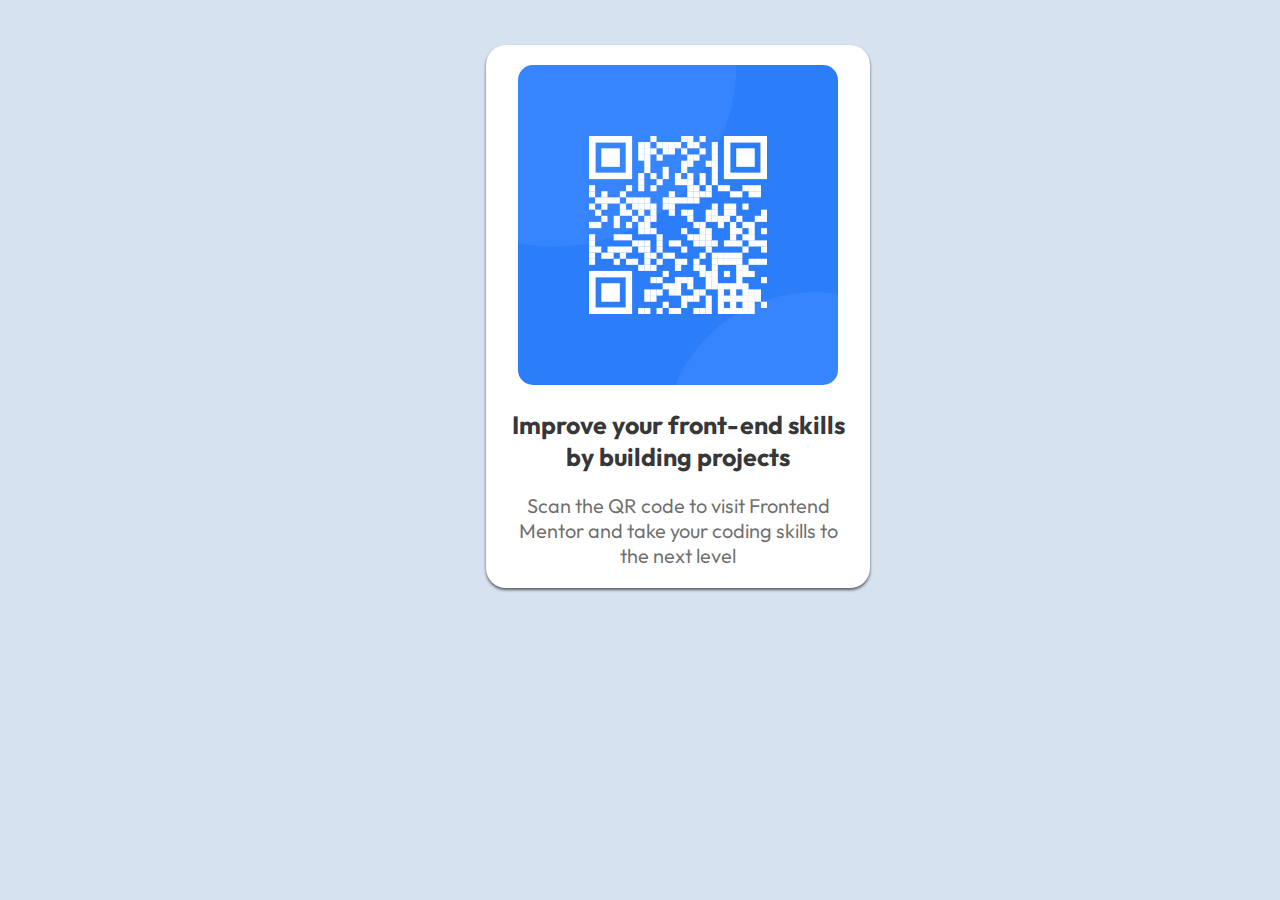
<file: desafio-QR/index.html>
<!DOCTYPE html>
<html lang="en">
<head>
    <meta charset="UTF-8">
    <meta http-equiv="X-UA-Compatible" content="IE=edge">
    <meta name="viewport" content="width=device-width, initial-scale=1.0">
    <link rel="shortcut icon" href="images/favicon-32x32.png" type="image/x-icon">
    <link rel="stylesheet" href="style.css">
    <title>QR-code</title>
</head>
<body>
        <main>
            <div>
                <img src="images/image-qr-code.png" alt="QR-code">
            </div>
            <h1>Improve your front-end skills by building projects</h1>
            <p>Scan the QR code to visit Frontend Mentor and take your coding skills to the next level</p>
        </main>
</body>
</html>
</file>
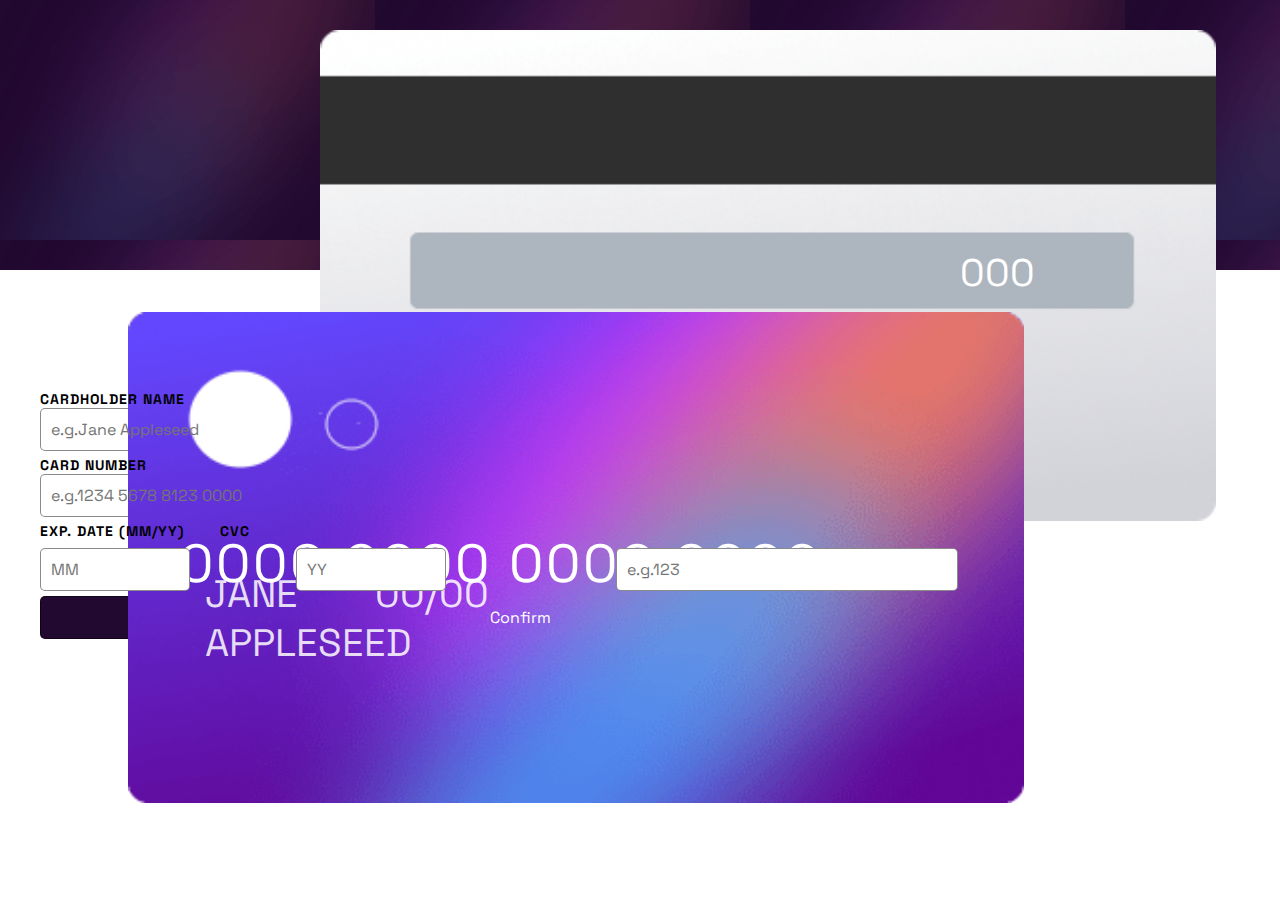
<file: formulario-cartoes/index.html>
<!DOCTYPE html>
<html lang="en">
<head>
    <meta charset="UTF-8">
    <meta http-equiv="X-UA-Compatible" content="IE=edge">
    <meta name="viewport" content="width=device-width, initial-scale=1.0">
    <title>Cartões</title>
    <link rel="shortcut icon" href="images/icon-complete.svg" type="image/x-icon">
    <link rel="stylesheet" href="style.css">
    <link rel="stylesheet" href="pc.css" media="screen and (min-width: 1300px)">
</head>
<body>
    <header>
        <img src="images/bg-card-back.png" alt="cartão" id="back">
        <span class="span_000">000</span>
        <img src="images/bg-card-front-foda.png" alt="cartão"id="front">
        <p id="num_cartao">0000 0000 0000 0000</p>
            <div class="span_cartao">
                    <span>JANE APPLESEED</span>
                    <span>00/00</span>
            </div>
    </header>
    <main>
        <form method="post" autocomplete="off">
            
                <label for="card_name">CARDHOLDER NAME</label>
                <input type="text" name="name-card" id="card_name" required placeholder="e.g.Jane Appleseed">
                <p class="erro"></p>
                <label for="card_number">CARD NUMBER</label>
                <input type="text" name="number-card" id="card_number" required placeholder="e.g.1234 5678 8123 0000" oninput="espaco_numeros()" maxlength="19">
                <p class="erro"></p>
                    <div class="label">
                        <label for="mes">EXP. DATE (MM/YY)</label>
                        <label for="cvc">CVC</label>
                    </div>
                    <br>
                  <div class="inp">
                          <input type="number" name="mes" id="mes" required placeholder="MM" max="2">
                          <input type="number" name="ano" id="ano" required placeholder="YY">
                          <input type="number" name="cvc" id="cvc" required placeholder="e.g.123">
                  </div>
                  <div class="erro">
                      <p></p>
                      <p></p>
                  </div>
                  <input type="button" value="Confirm" id="confirmar" onclick="clicar()">
        </form>
    </main>

    <script>
        const main = document.getElementsByTagName('main')[0]
        const span_cvcCard = document.getElementsByTagName('span')[0]
        const numCard = document.getElementById('num_cartao')
        const span_name = document.getElementsByTagName('span')[1]
        const span_date = document.getElementsByTagName('span')[2]
        const p_erro = document.getElementsByTagName('p')
        //os p de erro vão de 1 a 4
        

        let name_cartao = document.getElementById('card_name')
        let num_cartao = document.getElementById('card_number')
        let mes_cartao = document.getElementById('mes')
        let ano_cartao = document.getElementById('ano')
        let cvc_cartao = document.getElementById('cvc')

        function clicar(){
            const name = name_cartao.value
            const num = num_cartao.value
            const mes = mes_cartao.value
            const ano = ano_cartao.value
            const cvc = cvc_cartao.value
            p_erro[1].innerText = ''
            p_erro[2].innerText = ''
            p_erro[3].innerText = ''
            p_erro[4].innerText = ''
            name_cartao.style.border = '1px solid black'
            num_cartao.style.border = '1px solid black'
            cvc_cartao.style.border = '1px solid black'
            mes_cartao.style.border = '1px solid black'
            ano_cartao.style.border = '1px solid black'

            if (name == 0 || num == 0 || mes == 0 || ano == 0 || cvc == 0 || name.length > 25 || num.length < 16 || mes > 12 || cvc.length > 3 || cvc.length < 3){
                
                switch(true){ //erro do nome
                    case name == 0:
                        p_erro[1].innerText = 'this area is required'
                        name_cartao.style.border = '2px solid red'
                        break
                    case name.length > 25:
                        p_erro[1].innerText = 'please shorten the name'
                        name_cartao.style.border = '2px solid red'
                        default:
                }

                switch(true){ //erro numero do cartao
                    case num == 0:
                        p_erro[2].innerText = 'Wrong format, numbers only'
                        num_cartao.style.border = '2px solid red'
                        break
                    case num.length < 16:
                       p_erro[2].innerText = 'Wrong'
                       num_cartao.style.border = '2px solid red'
                       break
                    default:
                }
                switch(true){ //mes
                    case mes == 0:
                        p_erro[3].innerText = "Cant't be blank"
                        mes_cartao.style.border = '2px solid red'
                        break
                    case mes > 12: 
                        p_erro[3].innerText = 'Please put a valid mounth'
                        mes_cartao.style.border = '2px solid red'
                        break
                    default:
                }
                switch(true){ //ano
                    case ano == 0:
                         p_erro[3].innerText = "Cant't be blank"
                         ano_cartao.style.border = '2px solid red'
                        break
                    default:
                }
                switch(true){ //cvc
                    case cvc == 0: 
                        p_erro[4].innerText = "Cant't be blank"
                        cvc_cartao.style.border = '2px solid red'
                     break
                     case cvc.length > 3: 
                        p_erro[4].innerText = "Invalid"
                        cvc_cartao.style.border = '2px solid red'
                        break
                    case cvc.length < 3: 
                         p_erro[4].innerText = "Invalid"
                        cvc_cartao.style.border = '2px solid red'
                }
            } else{
                span_cvcCard.innerText = cvc
                numCard.innerText = num
                span_name.innerText = name
                span_date.innerText = `${mes}/${ano}`

            main.innerHTML = '<img src="images/icon-complete.svg" class="img_complete"><h1 class="main_script">Thank You! <p class="main_script" style="padding-bottom:40px">We have added your card detail<p> <input type="button" value="Continue" id="confirmar" style="margin: auto;">'
            }
        }
        function espaco_numeros(){
            const numero_valor = num_cartao.value.replace(/(\s)/g, '')
            numero_formatado = numero_valor.replace(/(\d{4})(?=\d)/g, '$1 ')
            num_cartao.value = numero_formatado
        }
    </script>
</body>
</html>
</file>
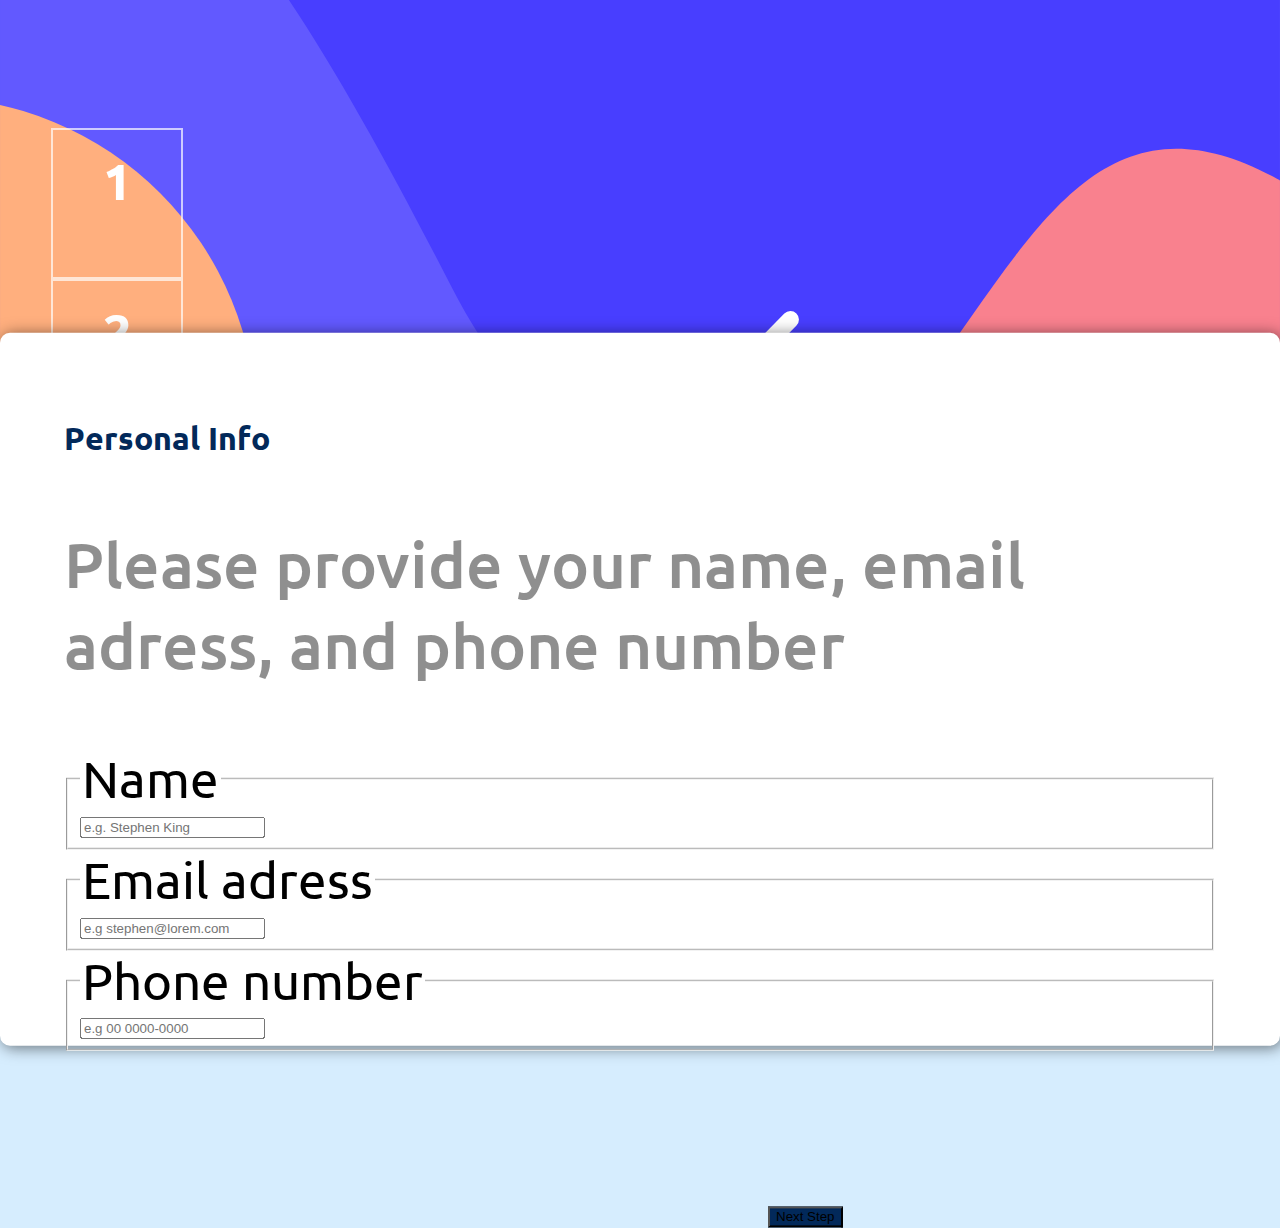
<file: formulario-multiPassos/index.html>
<!DOCTYPE html>
<html lang="en">
<head>
    <meta charset="UTF-8">
    <meta name="viewport" content="width=device-width, initial-scale=1.0">
    <!-- bootstrap -->
    <link href="https://cdn.jsdelivr.net/npm/bootstrap@5.0.2/dist/css/bootstrap.min.css" rel="stylesheet" integrity="sha384-EVSTQN3/azprG1Anm3QDgpJLIm9Nao0Yz1ztcQTwFspd3yD65VohhpuuCOmLASjC" crossorigin="anonymous">
    <!--         -->
    <link rel="stylesheet" href="style.css">
    <link rel="stylesheet" href="PC-style.css" media="screen and (min-width: 1300px)">
    <style>
        
    </style>

    <title>Form mais foda do brasil</title>

</head>
<body>
    <main class="container">
        <div class="container interactive-circle">
            <div class="container d-flex justify-content-center circles">
                <div class="fixing-flex">
                    <div class="rounded-circle">1</div>
                    <p>aa</p>
                </div>
                
                <div class="fixing-flex">
                    <div class="rounded-circle">2</div>
                    <p>a</p>
                </div>
                <div class="fixing-flex">
                    <div class="rounded-circle">3</div>
                    <p>a</p>
                </div>
                <div class="fixing-flex">
                    <div class="rounded-circle">4</div>
                    <p>a</p>
                </div>
            </div>
        </div>
        <div class="container form-container">
            <h1 id="h1_info">Personal Info</h1>
            <p id="p_info">Please provide your name, email adress, and phone number</p>

            <form>
                <div class="form-group">
                    <fieldset>
                        <legend><label for="name">Name</label></legend>
                        <input type="text" name="name" id="name" placeholder="e.g. Stephen King" class="form-control">
                    </fieldset>
                </div>
                <div class="form-group">
                    <fieldset>
                        <legend><label for="email">Email adress</label></legend>
                        <input type="email" name="email" id="email" placeholder="e.g stephen@lorem.com" class="form-control">
                    </fieldset>
                </div>
                <div class="form-group">
                    <fieldset>
                        <legend><label for="phone">Phone number</label></legend>
                        <input type="number" name="phone" id="phone" placeholder="e.g 00 0000-0000" class="form-control">
                    </fieldset>
                </div>
                <input class="btn btn-primary botao" type="button" value="Next Step">
            </form>
        </div>
    </main>
    
    <!-- bootstrap -->
    <script src="https://cdn.jsdelivr.net/npm/bootstrap@5.0.2/dist/js/bootstrap.bundle.min.js" integrity="sha384-MrcW6ZMFYlzcLA8Nl+NtUVF0sA7MsXsP1UyJoMp4YLEuNSfAP+JcXn/tWtIaxVXM" crossorigin="anonymous"></script>
</body>
</html>
</file>
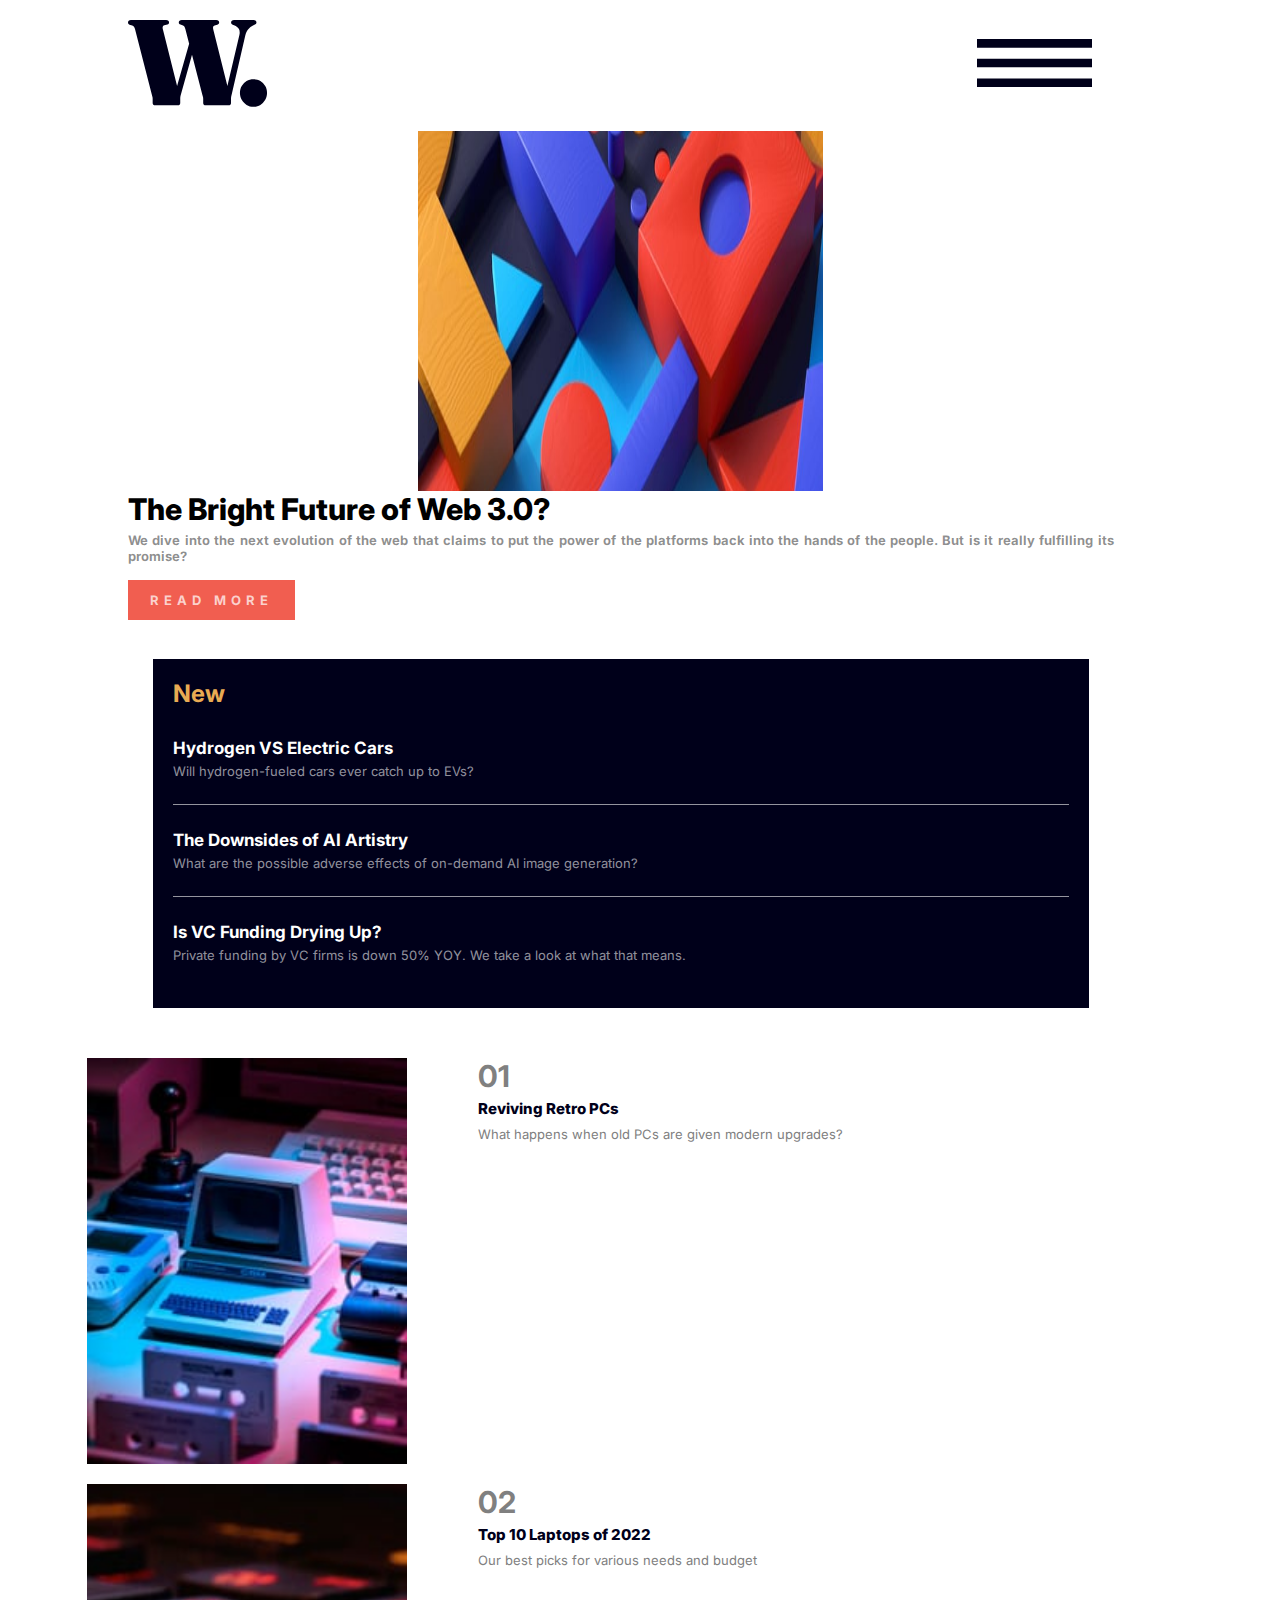
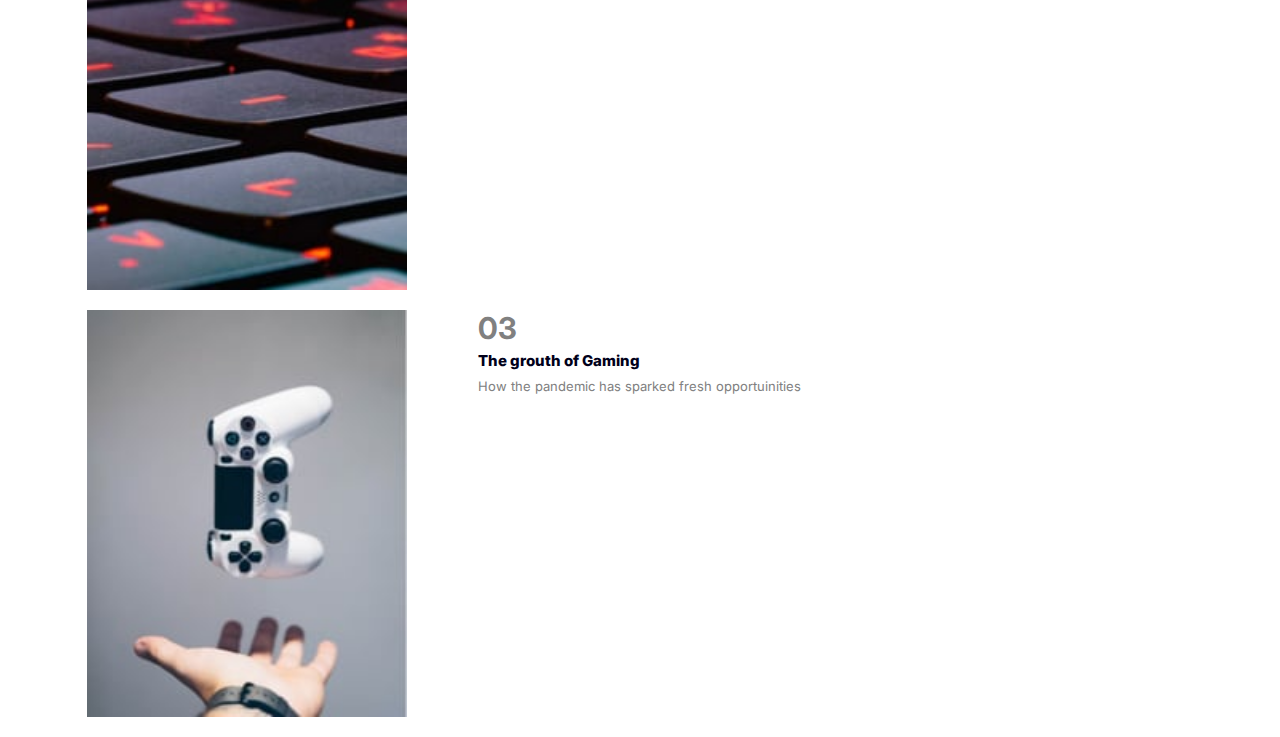
<file: homepage/index.html>
<!DOCTYPE html>
<html lang="en">
<head>
    <meta charset="UTF-8">
    <meta http-equiv="X-UA-Compatible" content="IE=edge">
    <meta name="viewport" content="width=device-width, initial-scale=1.0">
    <link rel="shortcut icon" href="assets/images/favicon-32x32.png" type="image/x-icon">
    <link rel="stylesheet" href="style.css">
    <link rel="stylesheet" href="PC_style.css" media="screen and (min-width: 1300px)">
    <title>Home Page</title>
    <style>
       
    </style>
</head>
<body>

        <header>
            <nav>
                <img src="assets/images/logo.svg" alt="logo" class="padding">
                <img src="assets/images/icon-menu.svg" alt="burguer-menu" onclick="abrir_menu()">
            </nav>
        </header>
    
        <main>
            <section>
                <div class="img"></div>
                <div class="flex_section1">
                    <h1>The Bright Future of Web 3.0?</h1>
                    <div class="flex_section2">
                        <p>We dive into the next evolution of the web that claims to put the power of the platforms back into the hands of the people. But is it really fulfilling  its promise?</p>
                        <a href="#" target="_blank" rel="external" class="hover">READ MORE</a>
                    </div>
                </div>
            </section>

            <article>
                <h2>New</h2>
                <h3>Hydrogen VS Electric Cars</h3>
                <p>Will hydrogen-fueled cars ever catch up to EVs? </p>
                <h3 class="border">The Downsides of AI Artistry</h3>
                <p class="border">What are the possible adverse effects of on-demand AI image generation?</p>
                <h3>Is VC Funding Drying Up?</h3>
                <p>Private funding by VC firms is down 50% YOY. We take a look at what that means.</p>
            </article>
        </main>

        <footer>
                    <aside>
                        <a href="#" class="de_fora">
                                <img src="assets/images/image-retro-pcs.jpg" alt="reto-pc">
                                <div>
                                    <h4>01</h4>
                                    <h5>Reviving Retro PCs</h5>
                                    <p>What happens when old PCs are given modern upgrades?</p>
                                </div>
                        </a>
                        <a href="#" class="de_fora">
                            <img src="assets/images/image-top-laptops.jpg" alt="laptops">
                            <div>
                                <h4>02</h4>
                                <h5>Top 10 Laptops of 2022</h5>
                                <p>Our best picks for various needs and budget</p>
                            </div>
                        </a>
                        <a href="#" class="de_fora">
                            <img src="assets/images/image-gaming-growth.jpg" alt="PScontrol">
                            <div>
                                <h4>03</h4>
                                <h5>The grouth of Gaming</h5>
                                <p>How the pandemic has sparked fresh opportuinities</p>
                            </div>
                        </a>
                    </aside>
        </footer>
        <div id="sidebar">
            <img src="assets/images/icon-menu-close.svg" alt="close_menu" onclick="fechar_menu()">
            <a href="#" class="hover2">Home</a>
            <a href="#" class="hover2">New</a>
            <a href="#" class="hover2">Popular</a>
            <a href="#" class="hover2">Trending</a>
            <a href="#" class="hover2">Categories</a>
        </div>
        
        <script>
            const sidebar = document.getElementById('sidebar')
            const header = document.querySelector('header')
            const main = document.querySelector('main')
            const footer = document.querySelector('footer')
            const article = document.querySelector('article')

            function abrir_menu(){
                sidebar.style.display = 'block' 
                sidebar.style.filter = 'blur(0px)'
                header.style.filter = 'blur(1px)'
                main.style.filter = 'blur(1px)'
                footer.style.display = 'none' 
                article.style.display = 'none' 
            }

            function fechar_menu(){
                sidebar.style.display = 'none'
                header.style.filter = 'blur(0px)'
                main.style.filter = 'blur(0px)'
                footer.style.display = 'block' 
                article.style.display = 'block' 
            }

        </script>
</body>
</html>
</file>
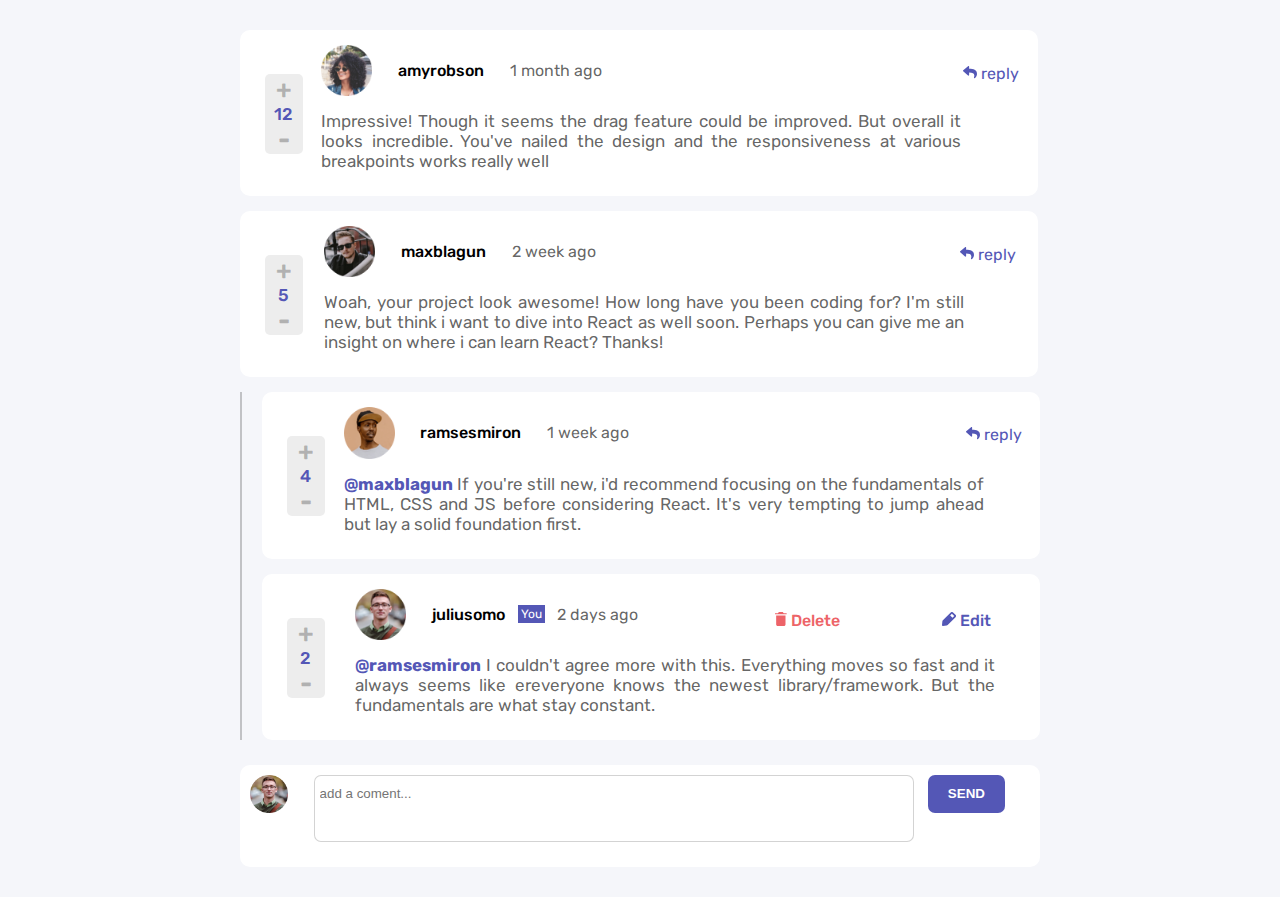
<file: interactive-comments-section-main/index.html>
<!DOCTYPE html>
<html lang="en">
<head>
  <meta charset="UTF-8">
  <meta http-equiv="X-UA-Compatible" content="IE=edge">
  <meta name="viewport" content="width=device-width, initial-scale=1.0">
  <title>Interactive comments</title>
  <link rel="shortcut icon" href="images/favicon-32x32.png" type="image/x-icon">
  <link rel="stylesheet" href="style.css">
  <link rel="stylesheet" href="PC_style.css" media="screen and (min-width: 1100px)">

</head>
<body>
    <section>
        <div id="embrulho_section">
          <div class="comentario">
              <div class="header_coment">
                <img src="images/avatars/image-amyrobson.webp" alt="avatar">
                <a href="#">amyrobson</a>
                <span>1 month ago</span>
              </div>
              <div class="main_coment">
                <p>Impressive! Though it seems the drag feature could be improved. But overall it looks incredible. You've nailed the design and the responsiveness at various breakpoints works really well</p>
              </div>
                  <div class="like_css">
                    <div class="likes">
                      <div class="like">+</div>
                      <p class="numbers_like"></p>
                      <div class="dislike">-</div>
                    </div>
                  </div>
                  <p class="responder">
                    <img src="images/icon-reply.svg" alt="reply">
                    reply
                  </p>
          </div>
          <div class="todas_respostas">
            
          </div>
          <div class="comentario">
            <div class="header_coment">
              <img src="images/avatars/image-maxblagun.webp" alt="avatar">
              <a href="#">maxblagun</a>
              <span>2 week ago</span>
            </div>
            <div class="main_coment">
              <p>Woah, your project look awesome! How long have you been coding for? I'm still new, but think i want to dive into React as well soon. Perhaps you can give me an insight on where i can learn React?
              Thanks!</p>
            </div>
            <div class="like_css">
              <div class="likes">
                <div class="like">+</div>
                <p class="numbers_like"></p>
                <div class="dislike">-</div>
              </div>
            </div>
            <p class="responder">
              <img src="images/icon-reply.svg" alt="reply">
              reply
            </p>
          </div>

          <div class="todas_respostas">
            <div class="resposta">
              <div class="header_coment">
                <img src="images/avatars/image-ramsesmiron.webp" alt="avatar">
                <a href="#">ramsesmiron</a>
                <span>1 week ago</span>
              </div>
              <div class="main_coment">
                <p><b>@maxblagun</b> If you're still new, i'd recommend focusing on the fundamentals of HTML, CSS and JS before considering React. It's very tempting to jump ahead but lay a solid foundation first.</p>
              </div>
              <div class="like_css">
                <div class="likes">
                  <div class="like">+</div>
                  <p class="numbers_like"></p>
                  <div class="dislike">-</div>
                </div>
              </div>
              <p class="responder">
                <img src="images/icon-reply.svg" alt="reply">
                reply
              </p>
            </div>
            <div class="todas_respostas">

            </div>
            <div class="resposta">
              <div class="header_coment">
                <img src="images/avatars/image-juliusomo.webp" alt="avatar">
                <a href="#" class="you_name">juliusomo</a>
                <span class="you">You</span>
                <span>2 days ago</span>
              </div>
              <div class="main_coment">
                <p class="minha_resposta"><b>@ramsesmiron</b> I couldn't agree more with this. Everything moves so fast and it always seems like ereveryone knows the newest library/framework. But the fundamentals are what stay constant.</p>
              </div>
              <div class="like_css">   
                  <div class="likes">
                      <div class="like">+</div>
                      <p class="numbers_like"></p>
                      <div class="dislike">-</div>
                    </div>
              </div>
                  <div class="delete_edit_css">
                    <div class="delete_edit">
                        <span class="delete">
                          <img src="images/icon-delete.svg" alt="delete">
                          Delete
                        </span>
                        <span class="edit">
                          <img src="images/icon-edit.svg" alt="edit"> 
                          Edit
                        </span>
                    </div>
                  </div>
            </div>
          </div>
        </div>
        <div id="mensagem_deletar">
          <h1>Delete comment</h1>
          <p>Are you sure you want to delete this comment? This will remove the comment and can't be undone</p>
          <div id="confirmar_cancelar">
            <p id="cancelar_delete">NO, CANCEL</p>
            <p id="confirmar_delete">YES, DELETE</p>
          </div>
        </div>
        <div id="sua_mensagem">
          <input type="text" name="mensage" id="mensage" placeholder="add a coment...">
          <img src="images/avatars/image-juliusomo.webp" alt="image-juliusomo">
          <input type="button" value="SEND" id="enviar_mensagem" onclick="submetendo()">
        </div>
    </section>
    

    <script src="main_js.js">
      
    </script>

</body>
</html>
</file>
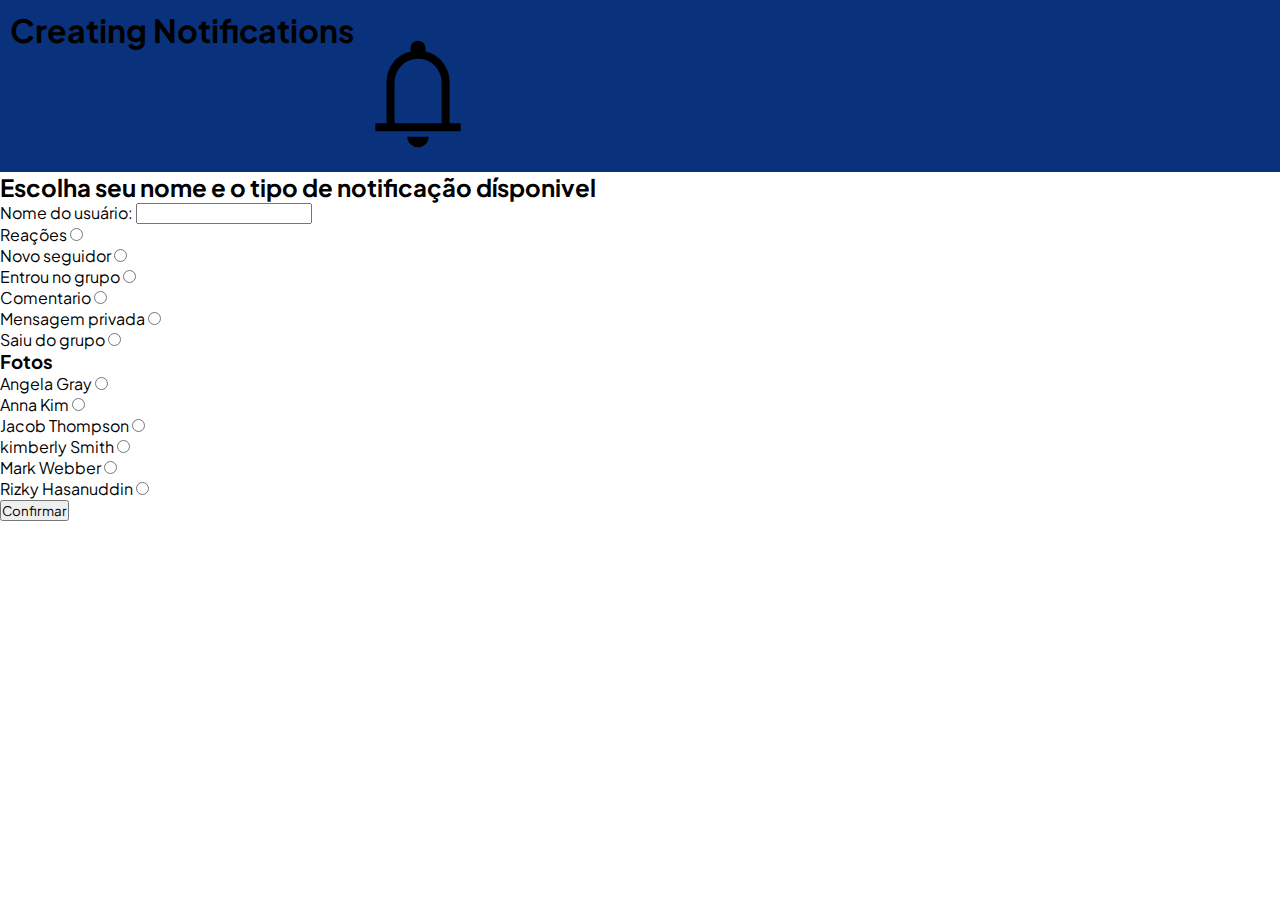
<file: notifications-page/index.html>
<!DOCTYPE html>
<html lang="en">
<head>
  <meta charset="UTF-8">
  <meta http-equiv="X-UA-Compatible" content="IE=edge">
  <meta name="viewport" content="width=device-width, initial-scale=1.0">    <title>Notifications</title>
  <link rel="shortcut icon" href="assets/images/favicon-32x32.png" type="image/x-icon">
  <link rel="stylesheet" href="style.css">
  <link rel="stylesheet" href="PC_style.css" media="screen and (min-width: 1300px)">
  <style>

  
  </style>
</head>
<body>

<div id="container_index">
        <div class="header">
  
          <h1>Creating Notifications</h1>
          <a href="#">
              <img src="assets/images/notifications_FILL0_wght400_GRAD0_opsz48.svg" alt="bell_notification" id="notificacao" onclick="abrir_notific()">
          </a>
  
      </div>
      <p id="fechar" onclick="fechar_notific()">X</p>
      <div class="main">
  
          <h2>Escolha seu nome e o tipo de notificação dísponivel</h2>
          <form autocomplete="off">
  
              <label for="nome">Nome do usuário: </label>
              <input type="text" name="nome" id="nome">
                  <br>
              <label for="notific_reacoes">Reações</label>
              <input type="radio" name="escolha_de_notific" id="notific_reacoes" value="notific_reacoes">
                  <br>
              <label for="novo_seguidor">Novo seguidor</label>
              <input type="radio" name="escolha_de_notific" id="novo_seguidor" value="novo_seguidor">
                  <br>
              <label for="entrou_grupo">Entrou no grupo</label>
              <input type="radio" name="escolha_de_notific" id="entrou_grupo" value="entrou_grupo">
                  <br>
              <label for="comentario">Comentario</label>
              <input type="radio" name="escolha_de_notific" id="comentario" value="comentario">
                  <br>
              <label for="mensagem_privada">Mensagem privada</label>
              <input type="radio" name="escolha_de_notific" id="mensagem_privada" value="mensagem_privada">
                  <br>
              <label for="saiu_grupo">Saiu do grupo</label>
              <input type="radio" name="escolha_de_notific" id="saiu_grupo" value="saiu_grupo">
                <br>
                <h3>Fotos</h3>
              <label for="angela_gray">Angela Gray</label>
              <input type="radio" name="foto_perfil" id="angela_gray" value="angela">
                <br>
              <label for="anna_kim">Anna Kim</label>
              <input type="radio" name="foto_perfil" id="anna_kim" value="anna">
                <br>
              <label for="jacob_thompson">Jacob Thompson</label>
              <input type="radio" name="foto_perfil" id="jacob_thompson" value="jacob">
                <br>
              <label for="kimberly_smith">kimberly Smith</label>
              <input type="radio" name="foto_perfil" id="kimberly_smith" value="kimberly">
                <br>
              <label for="mark_webber">Mark Webber</label>
              <input type="radio" name="foto_perfil" id="mark_webber" value="mark">
                <br>
              <label for="rizky_hasanuddin">Rizky Hasanuddin</label>
              <input type="radio" name="foto_perfil" id="rizky_hasanuddin" value="rizky">
                <br>
              <input type="button" value="Confirmar" class="confirmar" onclick="confirmar()">
          </form>
      </div>
</div>


        <section> 
              <header>
  
                <h1>Notifications</h1>
                <div class="quantidade_notific">0</div>
                <p class="marcar_todas" onclick="visualizado_total()">Mark all as read</p>
                
              </header>
          
               <main> 
              
               </main>
        
        </section>


        <script>
          const notificacoes = document.querySelector('section')
          const main_notific = document.querySelector('main')
          const nome_usuario = document.getElementById('nome')
          const fechar = document.querySelector('#fechar')
          const total_notific_p = document.querySelector('div.quantidade_notific')  
          let limpar_notific_array = []

          let img_perfil
          let div_notific
          

          //funções

       
          function confirmar(){
            if (nome_usuario.value.length == 0 || nome_usuario.value.length > 30){//validando nome de usuário
              window.alert('Ajeita esse nome ae')
            }else{
              criar_foto_perfil()
              criar_notific_div()
              limpar_notific_array.push(div_notific)
              let total_notific = limpar_notific_array.length
              total_notific_p.innerHTML = total_notific
              
            }}

          function criar_notific_div(){
          div_notific = document.createElement('div')

          let escolha_notific = document.getElementsByName('escolha_de_notific')
          let valor_notific = '' 

          for(let i = 0; i < escolha_notific.length; i ++){ //validando radio
              if (escolha_notific[i].checked){
                valor_notific = escolha_notific[i].value
              }
          }

          if (valor_notific == 'notific_reacoes'){ //escolhendo tipo de notific
          div_notific.classList.add('notific_reacoes')
          main_notific.appendChild(div_notific)
          div_notific.appendChild(img_perfil)
          div_notific.innerHTML += ` <p><strong class="nome">${nome_usuario.value}</strong> reacted to your recent post <b class="primeiro_torneio">My first tournament today!</b></p>`
        

          } else if (valor_notific == 'novo_seguidor'){
             div_notific.classList.add('novo_seguidor')
             main_notific.appendChild(div_notific)
             div_notific.appendChild(img_perfil)
             div_notific.innerHTML += `<p><strong class="nome">${nome_usuario.value}</strong> followed you</p>`

           } else if (valor_notific == 'entrou_grupo'){
             div_notific.classList.add('entrou_grupo')
             main_notific.appendChild(div_notific)
             div_notific.appendChild(img_perfil)
             div_notific.innerHTML +=  `<p><strong class="nome">${nome_usuario.value}</strong> has joined your group <b class="chess_group">Chess Club</b></p>`
 
           } else if (valor_notific == 'comentario'){
             div_notific.classList.add('comentario')
             main_notific.appendChild(div_notific)
             div_notific.appendChild(img_perfil)
             div_notific.innerHTML += `<p><strong class="nome">${nome_usuario.value}</strong> commented on your picture</p>
            <img src="assets/images/image-chess.webp" alt="">`

           } else if (valor_notific == 'mensagem_privada'){
             div_notific.classList.add('mensagens_privada')
             let mensagem_priv = window.prompt('Digite aqui sua mensagem')
              if (mensagem_priv.length == 0){
                while (mensagem_priv.length == 0){
                mensagem_priv = window.prompt('Digite uma mensagem')}
              }
             main_notific.appendChild(div_notific)
             div_notific.appendChild(img_perfil)
             div_notific.innerHTML += `<p><strong class="nome">${nome_usuario.value}</strong> sent you a private mensage</p>
            <div class="mensagem_privada">${mensagem_priv}</div>`
            
            }else if (valor_notific == 'saiu_grupo'){
             div_notific.classList.add('saiu_grupo')
             main_notific.appendChild(div_notific)
             div_notific.appendChild(img_perfil)
             div_notific.innerHTML += ` <p><strong>${nome_usuario.value}</strong> left the group <b>Chess Club</b></p>`

           } else{
            window.alert('Escolhe um ai')
           }
          }

          function criar_foto_perfil(){
            img_perfil = document.createElement('img')

            let escolha_foto_perfil = document.getElementsByName('foto_perfil')
            let valor_foto = ''
              //validando radio
            for(i = 0; i < escolha_foto_perfil.length; i ++){ 
              if (escolha_foto_perfil[i].checked){
                valor_foto = escolha_foto_perfil[i].value
              }
            }
              //escolhendo foto
            if (valor_foto == 'angela'){ 
              img_perfil.src = 'assets/images/avatar-angela-gray.webp'
              
             } else if(valor_foto == 'anna'){
               img_perfil.src = 'assets/images/avatar-anna-kim.webp'
              
            }else if (valor_foto == 'jacob'){
            img_perfil.src = 'assets/images/avatar-jacob-thompson.webp'
            
           } else if (valor_foto == 'kimberly'){
               img_perfil.src = 'assets/images/avatar-kimberly-smith.webp'
               
           }else if (valor_foto == 'mark'){
               img_perfil.src = 'assets/images/avatar-mark-webber.webp'
               
           }else if (valor_foto == 'rizky'){
              img_perfil.src = 'assets/images/avatar-rizky-hasanuddin.webp'
    
           }else{
           window.alert('Escolhe um ai')
          }
          }

          function visualizado_total(){
            for(let c = 0;c < limpar_notific_array.length; c++ ){
              limpar_notific_array[c].style.backgroundColor = 'var(--fundo)'
            }
            limpar_notific_array.length = 0
            total_notific_p.innerHTML = limpar_notific_array.length

          }

           function abrir_notific(){
            if(window.innerWidth <= 1300){
             notificacoes.style.transform = 'translateX(20vw)'}
             else{
              notificacoes.style.display = 'block'
             }
             fechar.style.display = 'block'
          }
          
           function fechar_notific(){
            if(window.innerWidth <= 1300){
             notificacoes.style.transform = 'translateX(100vw)'}
             else{
              notificacoes.style.display = 'none'
             }
             fechar.style.display = 'none'
           }
        </script>
</body>
</html>
</file>
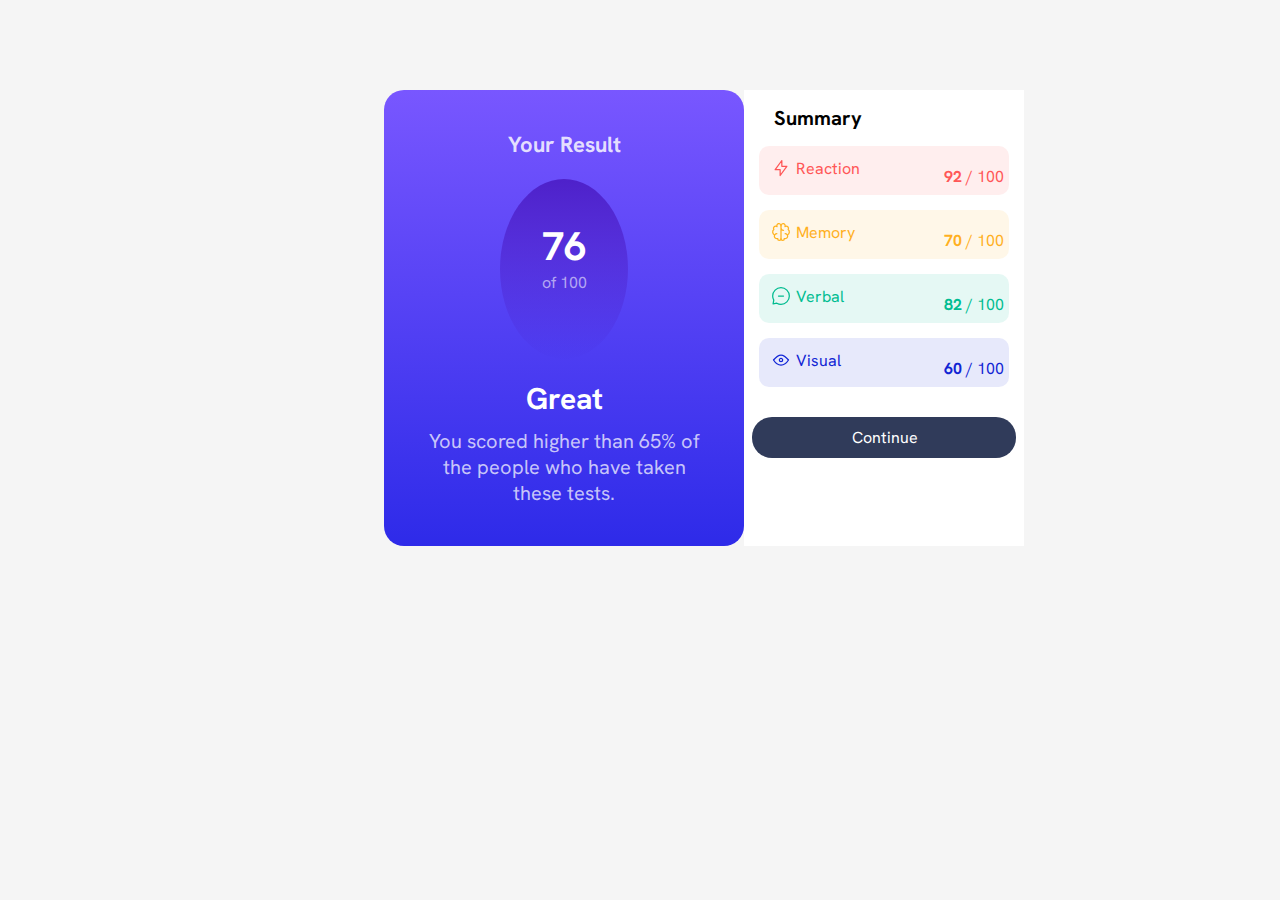
<file: results-summary-component-main/index.html>
<!DOCTYPE html>
<html lang="pt-BR">
<head>
  <meta charset="UTF-8">
  <meta http-equiv="X-UA-Compatible" content="IE=edge">
  <meta name="viewport" content="width=device-width, initial-scale=1.0">
  <link rel="stylesheet" href="mobile.css">
  <link rel="stylesheet" href="desktop.css" media="screen and (min-width:1000px)">
  <title>Resultando de Sumario</title>
</head>
<body>
 
    <main>
      <div id="resultado">
        <h1>Your Result</h1>
        <div id="circulo">
          <h2 id="acerto">76</h2>
          <p class="total">of 100</p>
        </div>
        <div id="paragrafo">
          <h3>Great</h3>
          <p class="para">You scored higher than 65% of the people who have taken these tests.</p>
        </div>
      </div>

      <div id="sumario">
        <h4>Summary</h4>
        <section class="reacao">
          <img src="images/icon-reaction.svg" alt="reacao">
          <p class="sumario">Reaction</p>
          <span><strong>92</strong> / 100</span>
        </section>

        <section class="memoria">
          <img src="images/icon-memory.svg" alt="memoria">
          <p class="sumario">Memory</p>
          <span><strong>70</strong> / 100</span>
        </section>

        <section class="verbal">
          <img src="images/icon-verbal.svg" alt="verbal">
          <p class="sumario">Verbal</p>
          <span><strong class="arrumarpadd">82</strong> / 100</span>
        </section>

        <section class="visual">
          <img src="images/icon-visual.svg" alt="visual">
          <p class="sumario">Visual</p>
          <span><strong class="arrumarpadd2">60</strong> / 100</span>
        </section>
        <a href="#" id="nave2">Continue</a>
      </div>
      <div id="nave"><a href="#">Continue</a></div>
    </main>
</body>
</html>
</file>
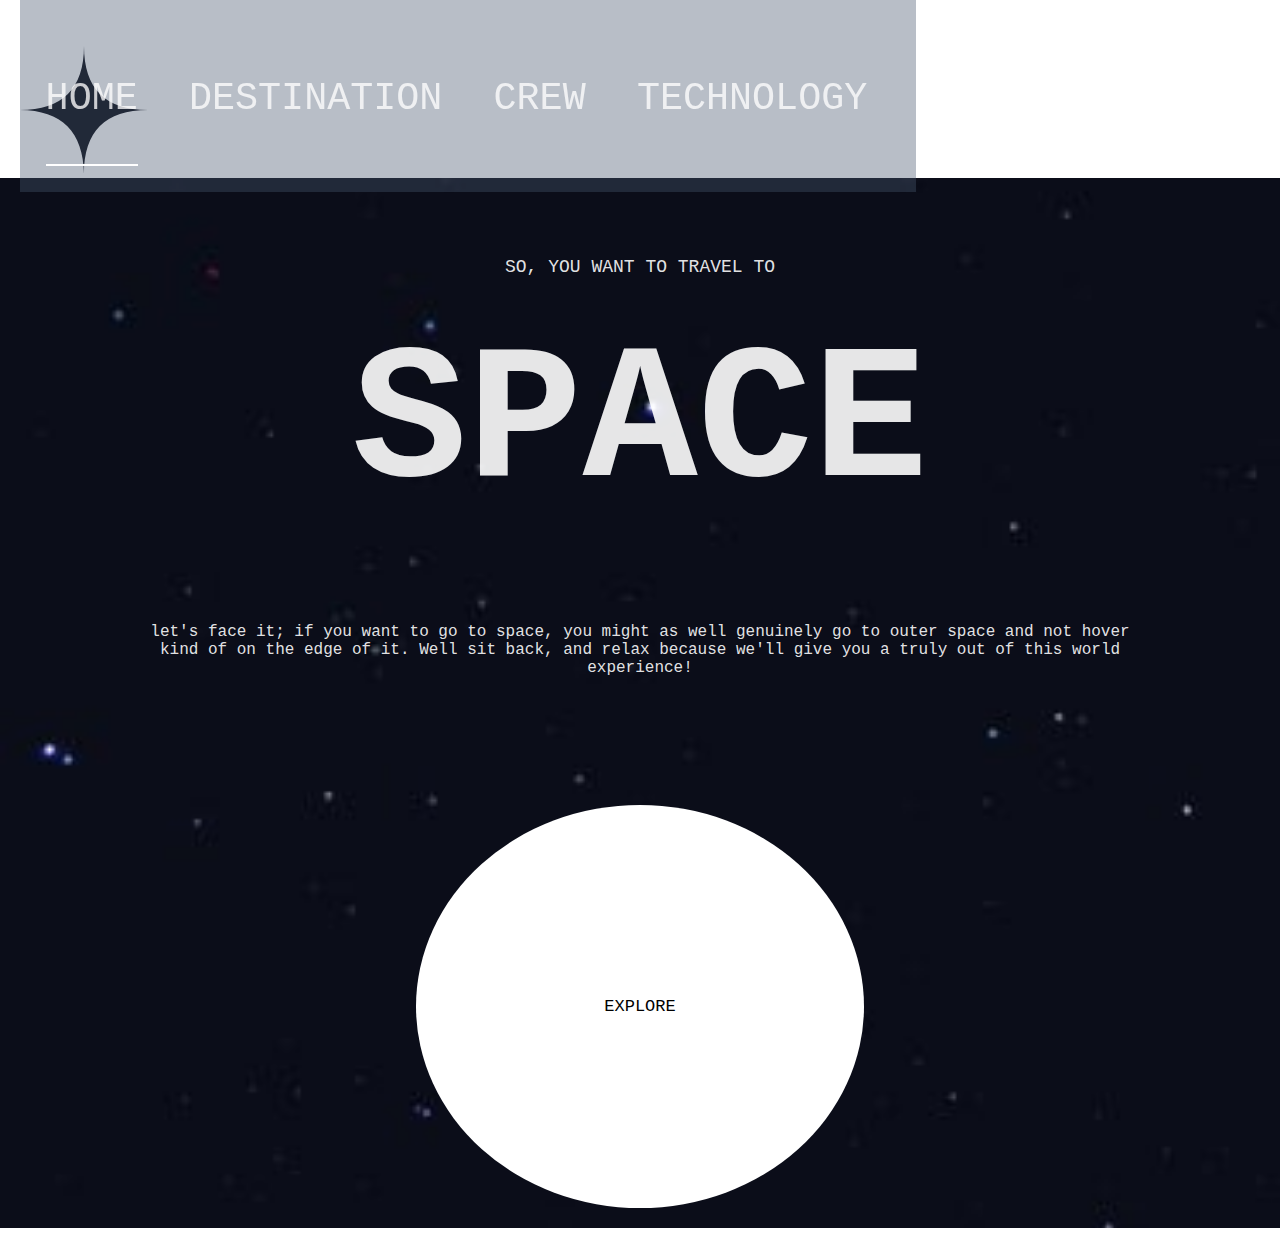
<file: space-tourism-website-main/index.html>
<!DOCTYPE html>
<html lang="en">
<head>
    <meta charset="UTF-8">
    <meta name="viewport" content="width=device-width, initial-scale=1.0">
    <title>Space Tourism</title>
    <link rel="stylesheet" href="style.css">
    <link rel="shortcut icon" href="starter-code/assets/favicon-32x32.png" type="image/x-icon">
    <link rel="stylesheet" href="tablet.css" media="screen and (min-width:700px)">
    <style>
       
    </style>
</head>
<body>
    <div id="embrulho" translate="no">
        <header>
            <div id="logo">
                <img src="starter-code/assets/shared/logo.svg" alt="logo">
            </div>
            <nav>
                <p id="p_home"><b>00</b> HOME</p>
                <p id="p_destination"><b>01</b> DESTINATION</p>
                <p id="p_crew"><b>02</b> CREW</p>
                <p id="p_technology"><b>03</b> TECHNOLOGY</p>
            </nav>
            <div id="open_close">
                <img src="starter-code/assets/shared/icon-hamburger.svg" alt="open_menu" id="abre_menu">
                <img src="starter-code/assets/shared/icon-close.svg" alt="close_menu" id="fecha_menu">
            </div>
        </header>

        <main>
             <section id="home">
                <h1>SO, YOU WANT TO TRAVEL TO</h1>
                <h2>SPACE</h2>
                <p>let's face it; if you want to go to space, you might as well genuinely go to outer space and not hover kind of on the edge of it. Well sit back, and relax because we'll give you a truly out of this world experience!</p>
                <div class="arredondar">
                    <p>EXPLORE</p>
                </div>
            </section>

            <section id="embrulho_destinos">
                <p class="titulos"><b>01 </b>PICK YOUR DESTINATION</p>
    
                 <div id="destinos">
                    <div id="div_img_desti">
                        <img src="starter-code/assets/destination/image-mars.webp" alt="mars" id="planeta_img">
                    </div>
                    <div id="escolha_destino">
                        <p class="planets">MOON</p>
                        <p class="planets">MARS</p>
                        <p class="planets">EUROPA</p>
                        <p class="planets">TITAN</p>
                    </div>
                    <h4>MARS</h4>
                    <p id="description_planet">Don't forget to pack your hiking boots. You'll need them to tackle Olympus Mons, the tallest planetary mountain in our solar system. It's two and a half times the size of Everest!</p>
                 </div>  
                <div id="distancia_tempo">
                    <fieldset>
                        <legend>AVG. DISTANCE</legend>
                        <p id="distancia">225 MIL. KM</p>
                    </fieldset>
                    <fieldset>
                        <legend>EST. TRAVEL TIME</legend>
                        <p id="tempo_estimado">9 MONTH</p>
                    </fieldset>
                </div>
            </section>

           <section id="embrulho_crew">
                <p class="titulos"><b>02 </b>MEET YOUR CREW</p>
                <div id="div_img_crew">
                    <img src="starter-code/assets/crew/image-anousheh-ansari.webp" alt="crew_fotos" id="img_crew">
                </div>
                <div class="bolinha_div">
                    <div class="bolinha" id="selecao1"></div>
                    <div class="bolinha" id="selecao2"></div>
                    <div class="bolinha" id="selecao3"></div>
                    <div class="bolinha" id="selecao4"></div>
                </div>
                <p id="funcao_crew">FLIGHT ENGINEER</p>
                <p id="nome_crew">ANOUSHEH ANSARI</p>
                <div class="texts">
                    <p id="crew_bio">Anousheh Ansari is an Iranian American engineer and co-founder of Prodea Systems. Ansari was the fourth self-funded space tourist, the first self-funded woman to fly to the ISS, and the first Iranian in space.</p>
                </div>
            </section> 
            
             <section id="embrulho_technology">
                <p class="titulos"><b>03 </b>SPACE LAUNCH 101</p>
                <div id="div_img_tech">
                    <img src="./starter-code/assets/technology/image-launch-vehicle-landscape.jpg" alt="technologies" id="img_tech">
                </div>
                <div class="bolinha_div">
                    <div id="bolinha_tech1" class="bolinha_tech">1</div>
                    <div id="bolinha_tech2" class="bolinha_tech">2</div>
                    <div id="bolinha_tech3" class="bolinha_tech">3</div>
                </div>
                <article>
                    <fieldset>
                        <legend>The terminology...</legend>
                        <p id="terminology">Launch vehicle</p>
                        <p class="texts">A launch vehicle or carrier rocket is adrocket-propelled vehicle used to carry a 
                        payload from Earth's surface to space, usually to Earth orbit or beyond. Our 
                        WEB-X carrier rocket is the most powerful in operation. Standing 150 metres tall, 
                        it's quite an awe-inspiring sight on the launch pad!</p>

                    </fieldset>
                </article>
            </section> 
        </main> 
        


    </div>

<script src="script.js" type="module"></script>
    
</body>
</html>
</file>
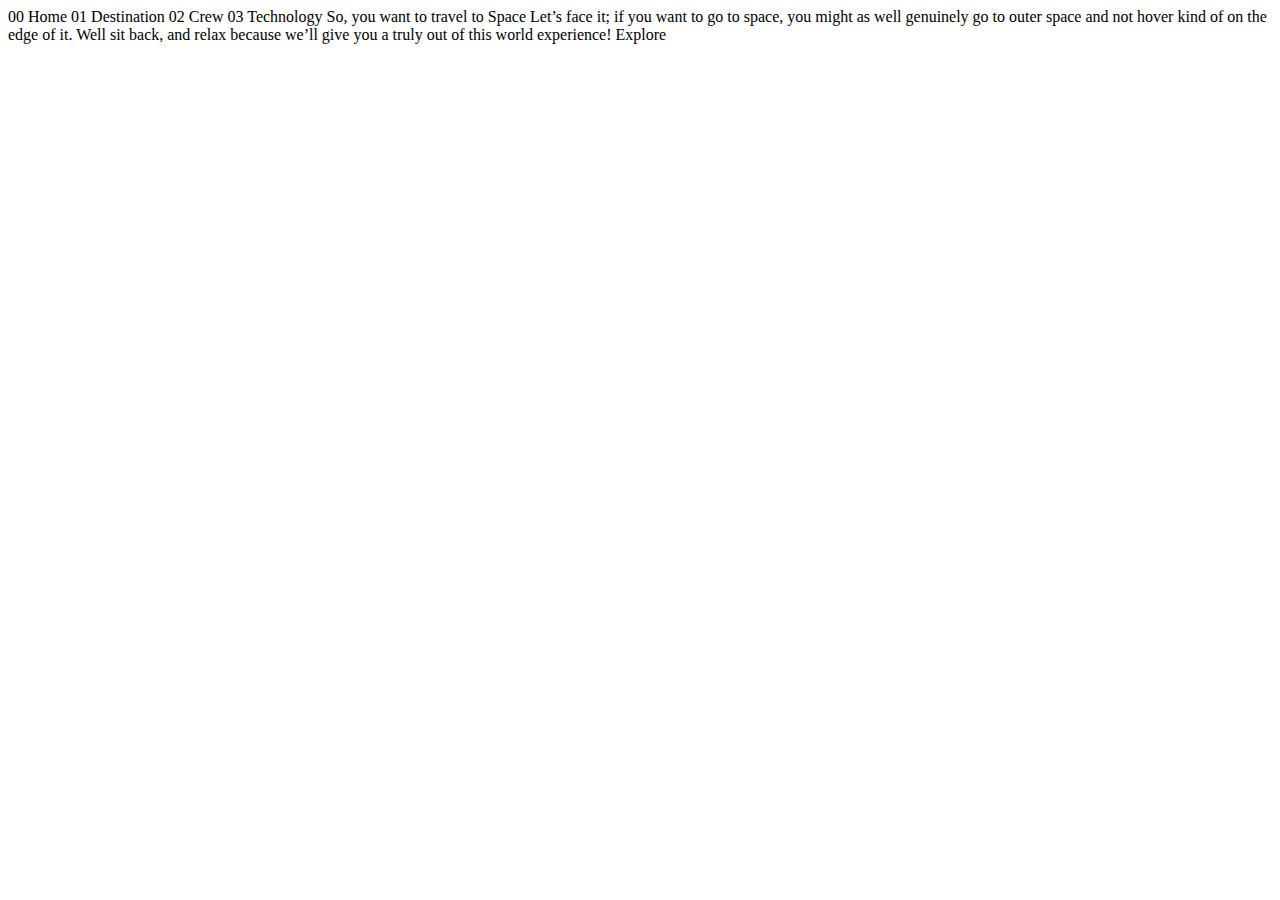
<file: space-tourism-website-main/starter-code/index.html>
<!DOCTYPE html>
<html lang="en">
<head>
  <meta charset="UTF-8">
  <meta name="viewport" content="width=device-width, initial-scale=1.0">

  <link rel="icon" type="image/png" sizes="32x32" href="./assets/favicon-32x32.png">
  
  <title>Frontend Mentor | Space tourism website</title>
</head>
<body>

  00 Home
  01 Destination
  02 Crew
  03 Technology

  So, you want to travel to
  Space
  Let’s face it; if you want to go to space, you might as well genuinely go to 
  outer space and not hover kind of on the edge of it. Well sit back, and relax 
  because we’ll give you a truly out of this world experience!

  Explore

</body>
</html>
</file>
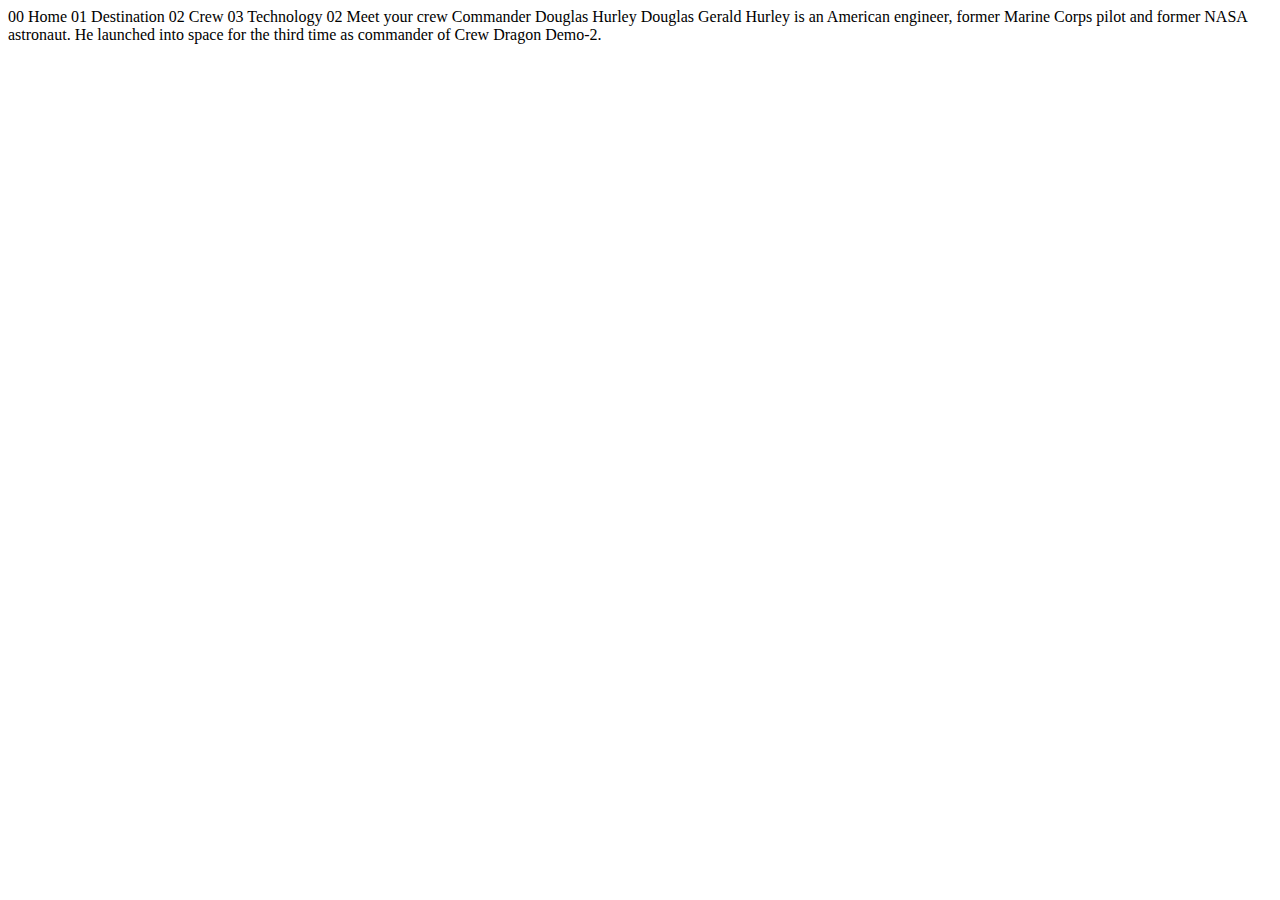
<file: space-tourism-website-main/starter-code/crew-commander.html>
<!DOCTYPE html>
<html lang="en">
<head>
  <meta charset="UTF-8">
  <meta name="viewport" content="width=device-width, initial-scale=1.0">

  <link rel="icon" type="image/png" sizes="32x32" href="./assets/favicon-32x32.png">
  
  <title>Frontend Mentor | Space tourism website</title>
</head>
<body>

  00 Home
  01 Destination
  02 Crew
  03 Technology

  02 Meet your crew

  Commander
  Douglas Hurley

  Douglas Gerald Hurley is an American engineer, former Marine Corps pilot 
  and former NASA astronaut. He launched into space for the third time as 
  commander of Crew Dragon Demo-2.
</body>
</html>
</file>
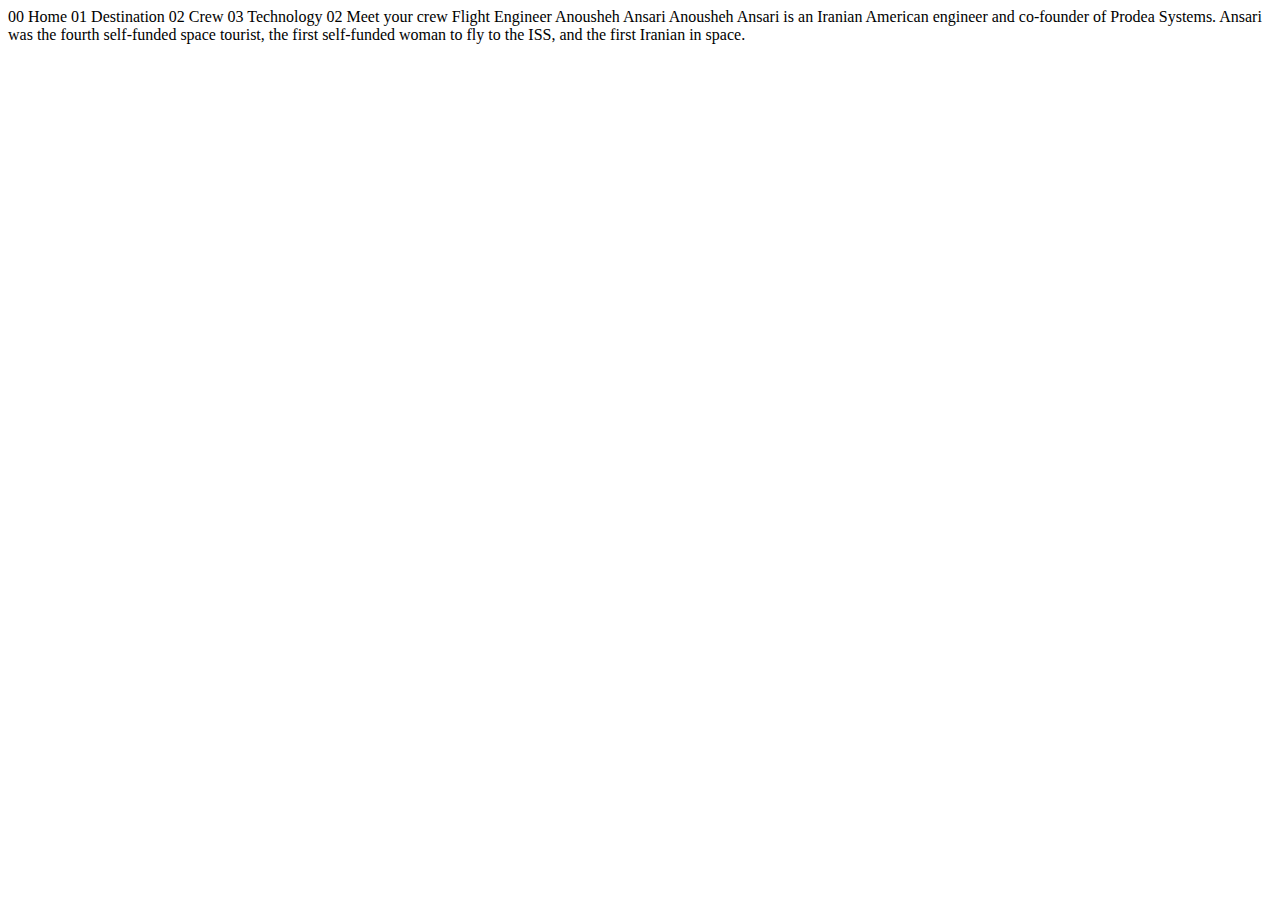
<file: space-tourism-website-main/starter-code/crew-engineer.html>
<!DOCTYPE html>
<html lang="en">
<head>
  <meta charset="UTF-8">
  <meta name="viewport" content="width=device-width, initial-scale=1.0">

  <link rel="icon" type="image/png" sizes="32x32" href="./assets/favicon-32x32.png">
  
  <title>Frontend Mentor | Space tourism website</title>
</head>
<body>

  00 Home
  01 Destination
  02 Crew
  03 Technology

  02 Meet your crew

  Flight Engineer
  Anousheh Ansari

  Anousheh Ansari is an Iranian American engineer and co-founder of Prodea Systems. 
  Ansari was the fourth self-funded space tourist, the first self-funded woman to 
  fly to the ISS, and the first Iranian in space. 
</body>
</html>
</file>
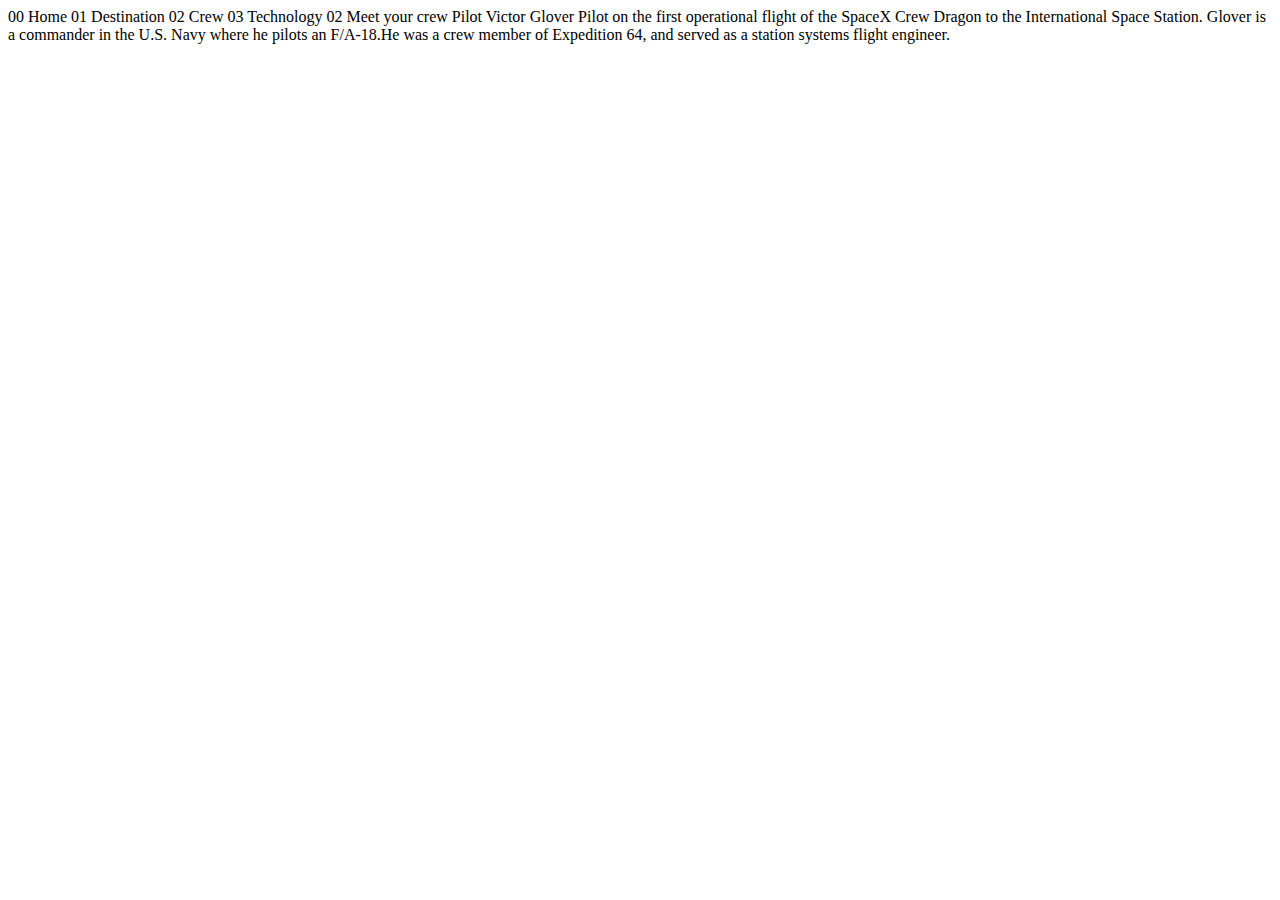
<file: space-tourism-website-main/starter-code/crew-pilot.html>
<!DOCTYPE html>
<html lang="en">
<head>
  <meta charset="UTF-8">
  <meta name="viewport" content="width=device-width, initial-scale=1.0">

  <link rel="icon" type="image/png" sizes="32x32" href="./assets/favicon-32x32.png">
  
  <title>Frontend Mentor | Space tourism website</title>
</head>
<body>

  00 Home
  01 Destination
  02 Crew
  03 Technology

  02 Meet your crew

  Pilot
  Victor Glover

  Pilot on the first operational flight of the SpaceX Crew Dragon to the 
  International Space Station. Glover is a commander in the U.S. Navy where 
  he pilots an F/A-18.He was a crew member of Expedition 64, and served as a 
  station systems flight engineer. 
</body>
</html>
</file>
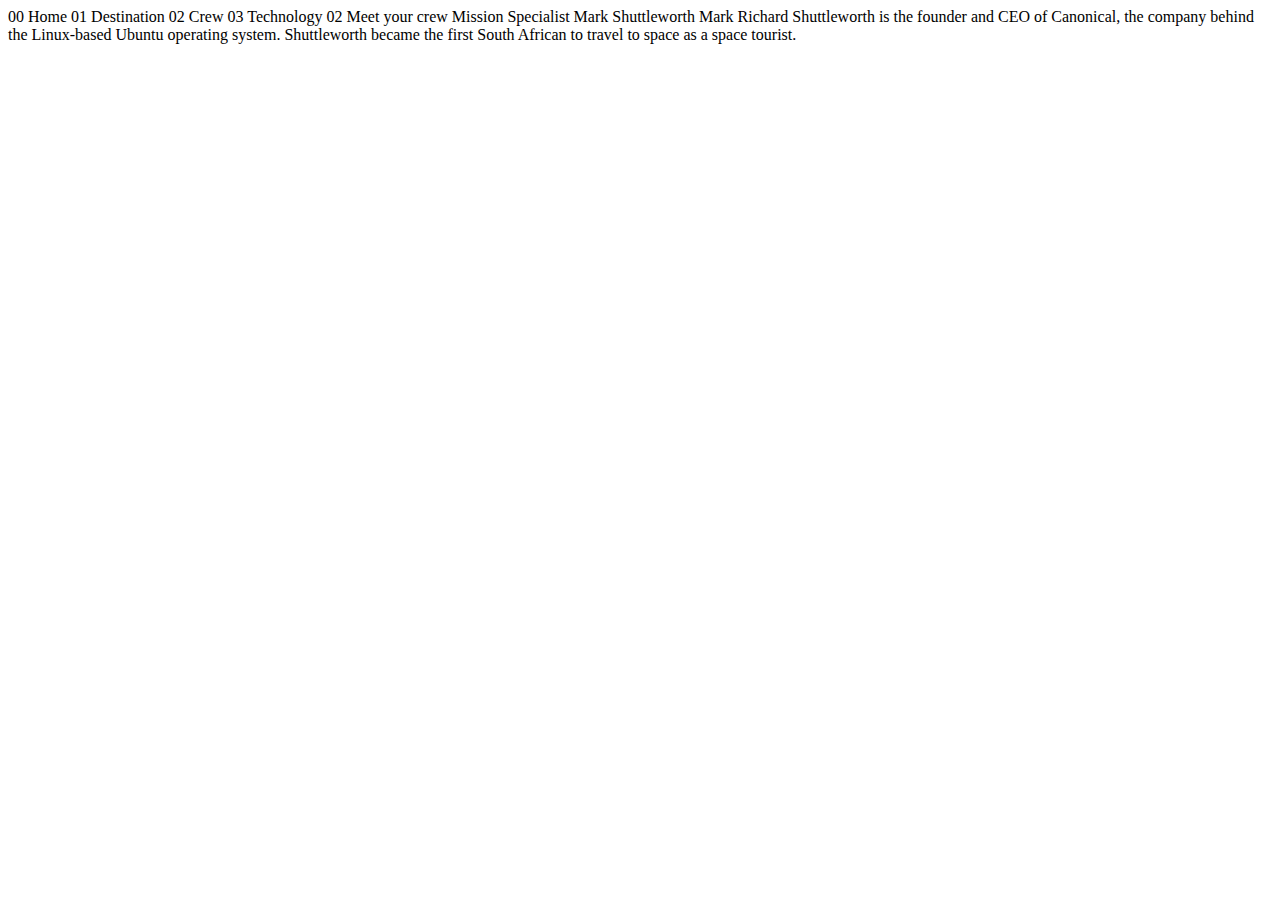
<file: space-tourism-website-main/starter-code/crew-specialist.html>
<!DOCTYPE html>
<html lang="en">
<head>
  <meta charset="UTF-8">
  <meta name="viewport" content="width=device-width, initial-scale=1.0">

  <link rel="icon" type="image/png" sizes="32x32" href="./assets/favicon-32x32.png">
  
  <title>Frontend Mentor | Space tourism website</title>
</head>
<body>

  00 Home
  01 Destination
  02 Crew
  03 Technology

  02 Meet your crew

  Mission Specialist
  Mark Shuttleworth

  Mark Richard Shuttleworth is the founder and CEO of Canonical, the company behind 
  the Linux-based Ubuntu operating system. Shuttleworth became the first South 
  African to travel to space as a space tourist.
</body>
</html>
</file>
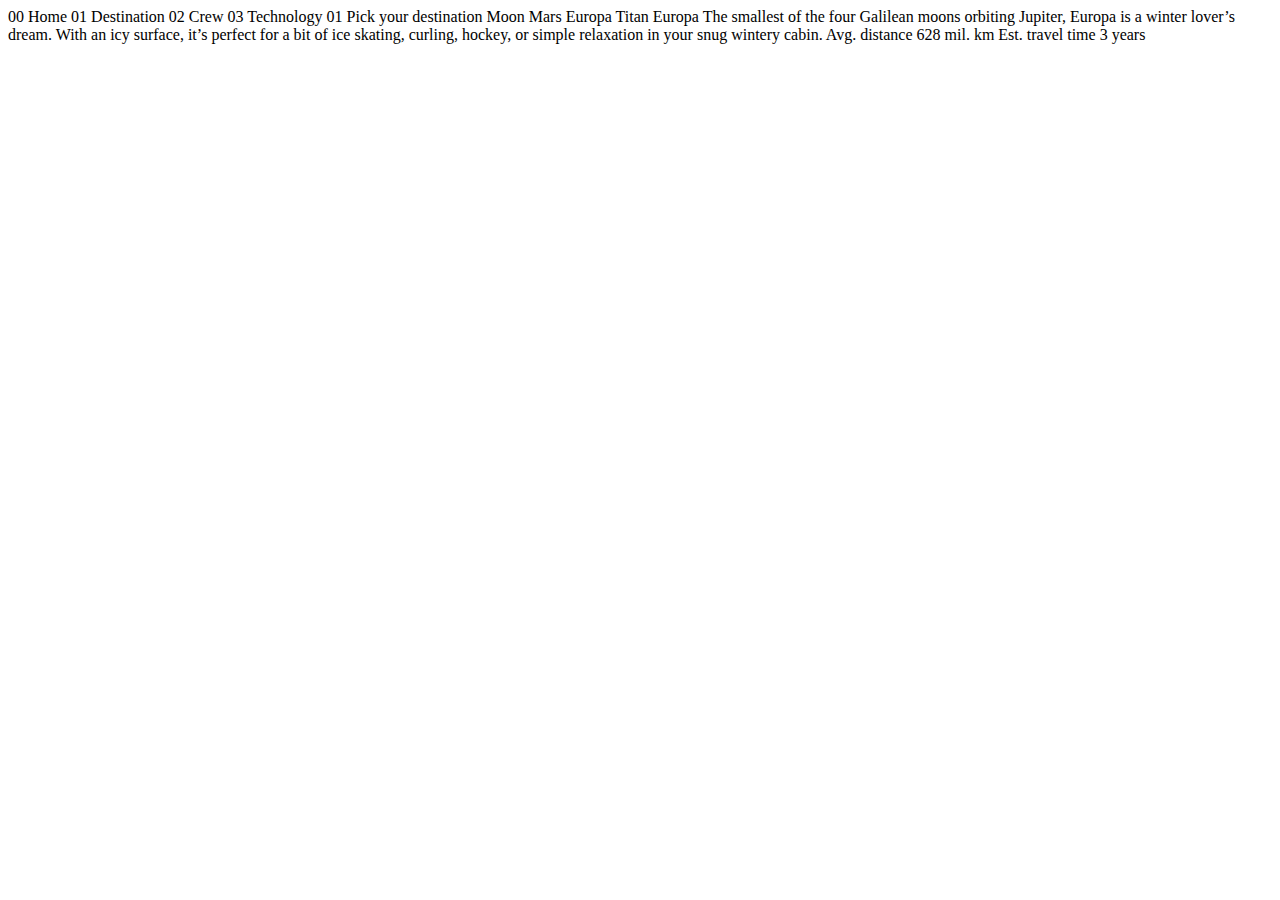
<file: space-tourism-website-main/starter-code/destination-europa.html>
<!DOCTYPE html>
<html lang="en">
<head>
  <meta charset="UTF-8">
  <meta name="viewport" content="width=device-width, initial-scale=1.0">

  <link rel="icon" type="image/png" sizes="32x32" href="./assets/favicon-32x32.png">
  
  <title>Frontend Mentor | Space tourism website</title>
</head>
<body>

  00 Home
  01 Destination
  02 Crew
  03 Technology

  01 Pick your destination

  Moon
  Mars
  Europa
  Titan

  Europa

  The smallest of the four Galilean moons orbiting Jupiter, Europa is a 
  winter lover’s dream. With an icy surface, it’s perfect for a bit of 
  ice skating, curling, hockey, or simple relaxation in your snug 
  wintery cabin.

  Avg. distance
  628 mil. km

  Est. travel time
  3 years
</body>
</html>
</file>
<file: desafio-QR/style.css>
@charset "UTF-8";

@import url('https://fonts.googleapis.com/css2?family=Outfit:wght@400700&display=swap');

:root{
    --color0: hsl(0, 0%, 100%);
    --cinza: hsl(212, 45%, 89%);
    --azul_claro: hsl(220, 15%, 55%);
    --azul_escuro: hsl(218, 44%, 22%);
    --fonte: 'Outfit', sans-serif;
}

*{
    margin: 0px;
    padding: 0px;
}
html, body{
    width: 100vw;
    height: 100vh;
    overflow-x: hidden;
}
body{
    background-color: var(--cinza);
    position: relative;
}
main{
    background-color: var(--color0);
    width: 90vw;
    font-family: var(--fonte);
    color: rgba(0, 0, 0, 0.781);
    border-radius: 20px;
    position: absolute;
    top: 5vh;
    left: 5vw;
    box-shadow: 0px 2px 3px rgba(0, 0, 0, 0.589);
}
div{
    text-align: center;
    padding-top: 20px;
}
img{
    width: 80vw;
    border-radius: 15px
}
h1{
    padding: 20px 20px 0px 20px;
    font-size: 22px;
    text-align: center;
}
p{
    padding: 20px;
    font-size: 17px;
    text-align: center;
    color: rgba(0, 0, 0, 0.568);
}

/* celulares maiores */
@media screen and (min-width:460px) {
    main{
        width: 70vw;
        left: 16vw;
    }
    img{
        width: 63vw;
    }
    h1{
        font-size: 28px;
    }
    p{
        font-size: 20px;
    }
    main{
        top: 5vw;
    }
}

/* tablets */
@media screen and (min-width:730px){
    main{
        top: 5vh;
        left: 26vw;
        width: 50vw;
    }
    div{
        padding-top: 20px;
    }
    img{
        width: 45vw;
    }
    h1{
        font-size: 30px;
    }
    p{
        font-size: 20px;
    }
}

/* not */
@media screen and (min-width:900px) {
    main{
        width: 45vw;
        left: 30vw;
        top: 5vh;
    }
    img{
        width: 40vw;
    }
    h1{
        font-size: 25px;
    }
    
}

/* pcs */
@media screen and (min-width:1100px){
    main{
        width:30vw;
        left: 38vw;
    }
    img{
        width: 25vw;
    }
    
}
</file>
<file: formulario-cartoes/style.css>
@charset "UTF-8";

@import url('https://fonts.googleapis.com/css2?family=Space+Grotesk:wght@500&display=swap');
        *{
            margin: 0px;
            font-family: 'Space Grotesk', sans-serif;
        }
        body{
            height: 100vh;
            width: 100vw;
        }
        :root{
            --roxo_claro: hsl(270, 3%, 87%);
            --roxo_escuro: hsl(279, 12%, 38%);
            --roxo_escurao: hsl(278, 68%, 11%);
            --linear1:hsl(249, 99%, 64%);
            --linear2:hsl(278, 94%, 30%);
            --erro: hsl(0, 100%, 66%);
        }
        header{
            background-image: url(images/bg-main-mobile.png);
            height: 20vh;
            display: grid;
            grid-template-rows: 17vw 5vw 17vw 40px;
            padding-top: 30px;
            padding-bottom: 60px;
        }
        .span_000{
            padding-left:75vw;
            color: white;
            font-size: 3vw;
        }
        img{
            width: 70vw;
        }
        #back{
            padding-left: 25vw;
        }
        #front{
            padding-left: 10vw;
        }
        div{
            display: grid;
            grid-template-columns: 170px 10px;
            color: rgba(255, 255, 255, 0.849);
        }
        #num_cartao{
            color: white;
            padding-left: 14vw;
            letter-spacing: 3px;
            font-size: 4.2vw;
        }
        .span_cartao{
            padding-left: 16vw;
            font-size: 3vw;
        }
        main{
            padding-top: 120px;
            letter-spacing: 1px;
            font-size: 14px;
            font-weight: bold;
        }
        form{
            padding-left: 40px;
        }
        input{
            width: 70vw;
            padding: 10px;
            border-radius: 5px;
            border: 1px solid rgba(0, 0, 0, 0.459);
            display: block;
            font-size: 16px;
            
        }
       .label{
        color: black;
        display: grid;
        grid-template-columns: 180px 20px;
        grid-template-rows: 8px;
       }
       .inp{
        display: grid;
        grid-template-columns: 20vw 25vw 50px;
       }
       .inp input{
        width: 10vw;
       }
       #cvc{
        width: 25vw;
       }
       #confirmar{
        background-color: var(--roxo_escurao);
        color: white;
        width: 75vw;
       }
       #confirmar:hover{
        padding: 10px;
        background-color: var(--roxo_escuro);
       }
       h1.main_script{
        font-size: 40px;
        color: var(--roxo_escurao);
        letter-spacing: 8px;
        font-weight: 500;
        text-align: center;
       }
       p.main_script{
        font-size: 20px;
        color: rgba(0, 0, 0, 0.356);
        text-align: center;
        letter-spacing: normal;
       }
       .erro{
        color: var(--erro);
        padding-bottom: 5px;
       }
       .img_complete{
        width: 20vw;
        display: block;
        margin: auto;
       }
</file>
<file: formulario-cartoes/pc.css>
@charset "UTF-8";

@import url('https://fonts.googleapis.com/css2?family=Space+Grotesk:wght@500&display=swap');
        *{
            margin: 0px;
            font-family: 'Space Grotesk', sans-serif;
        }
        body{
            height: 100vh;
            width: 100vw;
            display: flex;
            position: relative;
        }
        :root{
            --roxo_claro: hsl(270, 3%, 87%);
            --roxo_escuro: hsl(279, 12%, 38%);
            --roxo_escurao: hsl(278, 68%, 11%);
            --linear1:hsl(249, 99%, 64%);
            --linear2:hsl(278, 94%, 30%);
            --erro: hsl(0, 100%, 66%);
        }
        header{
         background-image: url(images/bg-main-desktop.png);   
         width: 32vw;
         height: 86vh;
         display: grid;
         grid-template-rows: 1vw 18vw 5vw 6vw;
         
         
        }
        img{
            width: 25vw;
            padding-left: 0px;
        }
        #front{
            order:1;
            padding-left: 17vw;
            padding-top: 8vw;
        }
        #back{
            order: 4;
            padding-left: 22vw;
        }
        .span_000{
            padding-left: 41vw;
            color: white;
            order: 5;
            font-size: 16px;
        }
        .span_cartao{
            display: grid;
            grid-template-columns: 15vw 1px;
            order: 3;
            padding-left: 20vw;
            color: white;
            font-size: 12px;
        }
        #num_cartao{
            padding-top: 14vw;
            color: white;
            padding-left: 19vw;
            letter-spacing: 3px;
            font-size: 20px;
            order: 2;
        }
        main{
            width: 40vw;
            position: absolute;
            left: 55vw;
            top: 4vw;
            font-weight: 600;
        }
        label{
            display: block;
            padding-top: 8px;
            padding-bottom: 5px;
        }
        input{
            width: 25vw;
            padding: 8px;
            border-radius: 4px;
            border: 1px solid rgba(0, 0, 0, 0.267) ;

        }
        .inp{
            display: grid;
            grid-template-columns: 6vw 8vw 2vw;
            padding-right: 20px;
        }
        .inp input{
            width: 4vw;
        }
        .label{
            display: grid;
            grid-template-columns: 14vw 10vw;
            padding-bottom: 8px;
        }
        #cvc{
            width: 11vw;
        }
        #confirmar{
            width: 26vw;
            margin-top: 30px;
            padding: 12px;
        }
        .erro, .erro p{
            width: 220px;
        }
        .img_complete{
            width: 10vw;
            display: block;
            margin: auto;
            padding-bottom: 10px;
           }
</file>
<file: formulario-multiPassos/style.css>
@charset "UTF-8";

@import url('https://fonts.googleapis.com/css2?family=Ubuntu:wght@400;500;700&display=swap');
        :root{
            --Marine-blue: hsl(213, 96%, 18%);
            --Purplish-blue: hsl(243, 100%, 62%);
            --Pastel-blue: hsl(228, 100%, 84%);
            --Light-blue: hsla(206, 94%, 87%, 0.63);
            --Strawberr-red: hsl(354, 84%, 57%);
        }
        body{
            background-color: var(--Light-blue);
            margin: 0px;
        }
        main.container{
            font-family: 'Ubuntu', sans-serif;
            padding: 0px;
        }
        .interactive-circle{
            background-image: url('assets/images/bg-sidebar-mobile.svg');
            background-repeat: no-repeat;
            background-size: cover;
            height: 40vw;
        }
        .circles{
            padding-top: 10vw;
        }
        .fixing-flex > p{
            display: none;
        }
        .rounded-circle{
            width: 10vw;
            height: 10vw;
            padding-top: 1.5vw;
            margin-left: 4vw;
            color: white;
            font-size: 4vw;
            font-weight: bold;
            text-align: center;
            border: 2px solid rgba(255, 255, 255, 0.685);
        }
        .form-container{
            background-color: rgb(255, 255, 255);
            width: 90vw;
            height: 65vh;
            padding: 5vw;
            transform: translateY(-14vw);
            box-shadow: 2px 2px 15px rgba(0, 0, 0, 0.514);
            border-radius: 10px;
        }
        #h1_info{
            font-weight: 600;
            color: var(--Marine-blue);
        }
        #p_info{
            font-size: 5vw;
            font-weight: 500;
            color: rgba(0, 0, 0, 0.438);
        }
        label{
            font-size: 4vw;
            font-weight: 400;
        }
    .botao{
        transform: translateY(12vw);
        margin-left: 55vw;
        background-color: var(--Marine-blue);
    }
</file>
<file: formulario-multiPassos/PC-style.css>
main.container{
    width: 70vw;
    height: 40vw;
    margin-top: 2vw;
    padding: 10px;
    background-color: white;
    display: grid;
    grid-template-columns: 20vw 45vw;
}
.interactive-circle{
    background-image: url(assets/images/bg-sidebar-desktop.svg);
    background-position: center;
    background-size: contain;
    width: 20vw;
    height: 38vw;
    flex-direction: row;
}
.circles{
    flex-direction: column;
    padding-top: 2vw;
    padding-left: 2vw;
}
.fixing-flex{
    display: flex;
    align-items: end;
}
.fixing-flex > p{
    display: block;
    margin: 0px 0px 0.8vw 0.5vw;
}
.rounded-circle{
    width: 3vw;
    height: 3vw;
    padding-top: 0vw;
    margin-top: 1.5vw;
    margin-left: 0vw;
    color: white;
    font-size: 1.8vw;
    font-weight: bold;
    text-align: center;
    border: 2px solid rgba(255, 255, 255, 0.685);
}
.form-container{
    width: 40vw;
    height: 40vw;
    background-color: transparent;
    margin-top: 12vw;
    box-shadow: none;
}
#h1_info{
    font-size: 2.5vw;
    font-weight: 600;
    color: var(--Marine-blue);
}
#p_info{
    font-size: 1.8vw;
    font-weight: 500;
    color: rgba(0, 0, 0, 0.438);
}
label{
    font-size: 1.3vw;
    font-weight: 400;
}
.botao{
    transform: translateY(2vw);
    margin-left: 23vw;
    background-color: var(--Marine-blue);
}
</file>
<file: homepage/style.css>
@charset "UTF-8";

@import url('https://fonts.googleapis.com/css2?family=Inter:wght@400;700;800&display=swap');

:root{
    --laranja_claro: hsl(35, 77%, 62%);
    --vermelho_claro: hsl(5, 85%, 63%);
    --fundo_branco: hsl(36, 100%, 99%);
    --azul: hsl(233, 8%, 79%);
    --azul_escuro: hsl(236, 13%, 42%);
    --azul_escurao: hsl(240, 100%, 5%);
}
body{
    display: grid;
    grid-template-areas: 
    'header header header header sidebar'
    'main main main main sidebar'
    'footer footer footer footer sidebar'
    ;
}
*{
    font-family: 'Inter', sans-serif;
    margin: 0px;
}
header{
    margin: auto;
    width: 77vw;
    padding-top: 20px;
    padding-bottom: 20px;
    grid-area: header;
}
img.padding{
    width: 11vw;
    padding-right: 55vw;
    padding-bottom: 0px;
}
nav img{
    width: 9vw;
    padding-bottom: 1.5vw;
}
main{
    grid-area: main;
}
section{
    width: 77vw;
    margin: auto;
    padding-bottom: 50px;
}
section .img{
    width: 77vw;
    height: 40vh;
    background: url('assets/images/image-web-3-mobile.jpg') center no-repeat;
    background-size: 45vh 77vw;
}
h1{
    font-size: 30px;
    font-weight: 800;
    padding-bottom: 5px;
}
section p{
    color: rgba(0, 0, 0, 0.452);
    font-weight: 700;
    font-size: 13px;
    padding-bottom: 25px ;
    text-align: justify;
}
section a{
    font-size: 13px;
    font-weight: 700;
    letter-spacing: 5px;
    text-decoration: none;
    color: rgba(255, 255, 255, 0.719);
    background-color: var(--vermelho_claro);
    padding: 12px 22px 12px 22px;
}
article{
    background-color: var(--azul_escurao);
    width: 70vw;
    margin: auto;
    padding: 20px;
}
h2{
    color: var(--laranja_claro);
    padding-bottom: 5px;
}
h3{
    color: white;
    font-size: 17px;
    padding-top: 25px;
    padding-bottom: 5px;
}
article p{
    color: rgba(255, 255, 255, 0.582);
    font-size: 13px;
    padding-bottom: 25px;
}
h3.border{
    border-top: 1px solid rgba(255, 255, 255, 0.582);
}
p.border{
    border-bottom: 1px solid rgba(255, 255, 255, 0.582);
}
footer{
    grid-area: footer;
}
aside{
    width: 85vw;
    margin: auto;
    padding-top: 50px;
}
aside a{
    display: flex;
    text-decoration: none;
    padding: 0px 10px 20px 10px;
}
aside a img{
    width: 25vw;
    padding-right: 7px;
}
aside a div{
    padding-left: 5vw;
}
h4{
    color: gray;
    font-size: 30px;
}
h5{
    color: var(--azul_escurao);
    padding-top: 5px;
    padding-bottom: 8px;
    font-weight: 800;
    font-size: 15px;
}
aside a p{
    color: gray;
    font-size: 13px;
}
#sidebar{
    background-color: white;
    grid-area: sidebar;
    width: 78vw;
    grid-column-start: 2;
    display: none;
    
}
#sidebar img{
    padding-left: 62vw;
    padding-top: 7vw;
    padding-bottom: 20vw;
}
#sidebar a{
    display: block;
    text-decoration: none;
    font-size: 18px;
    color: black;
    padding-bottom: 30px;
    padding-left: 30px;
}
.hover2:hover{
    color: var(--vermelho_claro);
}
</file>
<file: homepage/PC_style.css>
@charset "UTF-8";

body{
    display: grid;
    grid-template-areas:
    'header sidebar'
    'main main'
    'footer footer'
    ;
    justify-content: center;
}

header{
    width: 36vw;
    padding-bottom: 0px;
}
img.padding{
    width: 4vw;
    display: inline-block;
}
nav img{
    display: none;
}
#sidebar{
    width: 30vw;
    padding-top: 3vw;
    display: grid;
    grid-template-columns: 85px 75px 85px 95px 0px;
}
#sidebar img{
    display: none;
}
#sidebar a{
    display: block;
    font-size: 15px;
}
main{
    display: flex;
}
section{
    width: 36vw;
    margin-bottom: 0px;
    margin-right: 11vw;
}
section .img{
    background: url(assets/images/image-web-3-desktop.jpg) center no-repeat;
    background-size: 45vw 30vh;
    width: 45vw;
    height: 32vh;
}
.flex_section1{
    padding-top: 20px;
    display: flex;
    width: 47vw;
}
.flex_section1 h1{
    width: 55vw;
    font-size: 30px;
    font-weight: 800;
}
.flex_section2{
    width: 85vw;
    padding-left: 120px;
}
.flex_section2 p{
    color: rgba(0, 0, 0, 0.452);
    width: 19vw;
    font-weight: 700;
    font-size: 12px;
    text-align: justify;
    padding: 0px;
    padding-bottom: 15px;
}
.flex_section2 a{
    font-size: 11px;
    font-weight: 700;
    letter-spacing: 5px;
    text-decoration: none;
    color: rgba(255, 255, 255, 0.719);
    background-color: var(--vermelho_claro);
    padding: 10px 15px 10px 15px;
}
article{
    background-color: var(--azul_escurao);
    width: 18vw;
    height: 40vh;
    margin-left: 10px;
    margin-top: 9px;
    padding: 20px 20px 35px 20px;
}
h2{
    font-size: 2vw;
}
h3{
    color: white;
    font-size: 1vw;
    padding-top: 10px;
    padding-bottom: 10px;
}
article p{
    color: rgba(255, 255, 255, 0.582);
    font-size: 0.8vw;
    padding-bottom: 15px;
}
h3.border{
    border-top: 1px solid rgba(255, 255, 255, 0.582);
}
p.border{
    border-bottom: 1px solid rgba(255, 255, 255, 0.582);
}
footer{
    width: 70vw;
}
aside{
    padding-top: 0px;
    display: flex;
}
aside a{
    display: flex;
    text-decoration: none;
    padding: 0px 10px 20px 10px;
}
aside a img{
    width: 6vw;
}
aside a div{
    padding-left: 10px;
}
h4{
    color: gray;
    font-size: 25px;
}
h5{
    color: var(--azul_escurao);
    padding-top: 5px;
    padding-bottom: 8px;
    font-weight: 800;
    font-size: 15px;
}
aside a p{
    color: gray;
    font-size: 13px;
    width: 15vw;
}
.hover:hover{
    background-color: var(--azul_escurao);
}
h3:hover{
    color: var(--laranja_claro);
}
h5:hover{
    color: var(--vermelho_claro);
}
</file>
<file: interactive-comments-section-main/style.css>
@charset "UTF-8";

@import url('https://fonts.googleapis.com/css2?family=Rubik:wght@400;500;700&display=swap');
*{
  margin: 0px;
}
:root{
  --azul: hsl(238, 40%, 52%);
  --vermelho: hsl(358, 79%, 66%);
  --azul_claro: hsl(239, 57%, 85%);
  --vermelho_claro: hsl(357, 100%, 86%);
}
section{
  background-color: hsl(228, 33%, 97%);
  display: flex;
  flex-direction: column;
  align-items: center;
  padding: 30px 10px 30px 10px;
  font-family: 'Rubik', sans-serif;
}
.comentario{
  background-color: white;
  border-radius: 10px;
  width: 85vw;
  padding: 15px;
  margin-bottom: 15px;
}
.resposta{
  border-radius: 10px;
  background-color: white;
  width: 75vw;
  padding: 15px;
  margin-left: 20px;
  margin-bottom: 15px;
}
.todas_respostas{
  border-left: 2px solid rgba(0, 0, 0, 0.212);
}
.header_coment{
  padding-bottom: 15px;
  display: flex;
  align-items: center;
}
.header_coment img{
  width: 10vw;
  
}
.header_coment a{
  padding-left: 5vw;
  padding-right: 7vw;
  text-decoration: none;
  font-weight: 500;
  color: black;
}
.header_coment span{
  color: rgba(0, 0, 0, 0.616);
}
.header_coment .you{
  background-color: var(--azul);
  color: white;
  font-size: 12px;
  padding: 2px 3px 2px 3px;
  margin-right: 8vw;
  margin-left: 2vw;
}
.header_coment .you_name{
  padding-right: 0px;
  
}
.main_coment{
  color: rgba(0, 0, 0, 0.616);
  text-align: justify;
  padding-bottom: 10px;
  word-wrap: break-word;
}
.main_coment b{
  color: var(--azul);
}
.like_css{
  display: inline-block;
}
.likes{
  background-color: hsl(0, 0%, 93%);
  display: flex;
  width: 18vw;
  padding: 8px 13px 8px 13px;
  border-radius: 8px;
  justify-content: center;
}
.like{
  border-right: 2px solid rgba(0, 0, 0, 0.521);
  padding-right: 5px;
  color: rgba(0, 0, 0, 0.521);
  font-weight: 700;
  font-size: 6vw;
}
.dislike{
  border-left: 2px solid rgba(0, 0, 0, 0.521);
  padding-left: 5px;
  color: rgba(0, 0, 0, 0.521);
  font-weight: 700;
  font-size: 6vw;
}
.comentario .responder{
  display: inline-block;
  padding-left: 40vw;
  color: var(--azul);
}
.resposta .responder{
  display: inline-block;
  padding-left: 32vw;
  color: var(--azul);
}
.numbers_like{
  padding: 0px 5px 0px 5px;
  color: var(--azul);
  font-size: 17px;
  padding-top: 0.7vw;
}
.delete_edit_css{
  display: inline-block;
}
.delete_edit{
  display: flex;
}
.delete{
  padding-right: 8vw;
  padding-left: 8vw;
  color: var(--vermelho);
  font-weight: 500;
}
.edit{
  color: var(--azul);
  font-weight: 500;
}
#sua_mensagem{
  position: sticky;
  bottom: 1px;
  background-color: white;
  border-radius: 10px;
  width: 85vw;
  padding: 10px;
  margin-top: 10px;
  display: grid;
  grid-template-columns: 60vw 1px;
}
#mensage{
  width: 75vw;
  border: 1px solid rgba(0, 0, 0, 0.171);
  border-radius: 7px;
  padding: 10px 10px 12vw 10px;
  margin-bottom: 15px;
}
#sua_mensagem img{
  position: sticky;
  grid-column: 1;
  width: 10vw;
}
#enviar_mensagem{
  position: sticky;
  color: white;
  font-weight: 700;
  border-radius: 7px;
  background-color: var(--azul);
  border: 1px solid rgba(0, 0, 0, 0.301);
  padding: 2px;
  width: 20vw;
  height: 10vw;
}
#mensagem_deletar{
  color: rgba(0, 0, 0, 0.842);
  background-color: white;
  position: fixed;
  top: 50vw;
  width: 81vw;
  padding: 20px 25px 20px 25px;
  border-radius: 10px;
  display: none;
}
#mensagem_deletar h1{
  padding-bottom: 10px;
  font-size: 20px;
}
#mensagem_deletar p{
  padding-bottom: 15px;
}
#confirmar_cancelar{
  display: flex;
  justify-content: space-around;
  padding-bottom: 10px;
}
#confirmar_cancelar p{
  padding: 10px;
  color: white;
}
#confirmar_delete{
  border-radius: 5px;
  background-color: var(--vermelho);
}
#cancelar_delete{
  background-color: rgb(131, 129, 129);
  border-radius: 5px;
}
.editando_input{
  height: 10vw;
  width: 70vw;
}
</file>
<file: interactive-comments-section-main/PC_style.css>
@charset "UTF-8";

@import url('https://fonts.googleapis.com/css2?family=Rubik:wght@400;500;700&display=swap');
*{
  margin: 0px;
}
:root{
  --azul: hsl(238, 40%, 52%);
  --vermelho: hsl(358, 79%, 66%);
  --azul_claro: hsl(239, 57%, 85%);
  --vermelho_claro: hsl(357, 100%, 86%);
}
section{
  padding: 30px 10px 30px 10px;
}
.comentario{
  display: grid;
  grid-template-areas: 
  'likes header_coment responder'
  'likes main_coment main_coment'
  ;
  width: 60vw;
}
.resposta{
  display: grid;
  grid-template-areas: 
  'likes header_coment responder'
  'likes main_coment main_coment'
  ;
  width: 58.5vw;
}
.todas_respostas{
  border-left: 2px solid rgba(0, 0, 0, 0.212);
}
.header_coment{
  grid-area: header_coment;
}
.header_coment img{
  width: 4vw;
  
}
.header_coment a{
  padding-left: 2vw;
  padding-right: 2vw;
}
.header_coment span{
  color: rgba(0, 0, 0, 0.616);
}
.header_coment .you{
  background-color: var(--azul);
  color: white;
  font-size: 12px;
  padding: 2px 3px 2px 3px;
  margin-right: 1vw;
  margin-left: 1vw;
}
.header_coment .you_name{
  padding-right: 0px;
  
}
.main_coment{
  grid-area: main_coment;
  width: 50vw;
  font-size: 17px;
}
.like_css{
  grid-area: likes;
  padding-right: 2vw;
  padding-top: 3vh;
}
.likes{
  background-color: transparent;
  display: block;
  width: 2vw;
  padding: 2px 2px 2px 10px;
  border-radius: 8px;
  justify-content: center;
}
.like{
  width: 2.5vw;
  text-align: center;
  background-color: hsl(0, 0%, 93%);
  border-right: none;
  padding: 0px 3px 0px 3px;
  border-radius: 5px 5px 0px 0px;
  color: rgba(0, 0, 0, 0.247);
  font-size: 2vw;
  cursor: pointer;
}
.numbers_like{
  width: 2.5vw;
  text-align: center;
  background-color: hsl(0, 0%, 93%);
  padding: 0px 3px 0px 3px;
  color: var(--azul);
  font-size: 17px;
  font-weight: 500;
  cursor: context-menu;
}
.dislike{
  width: 2.5vw;
  border-radius: 0px 0px 5px 5px;
  text-align: center;
  background-color: hsl(0, 0%, 93%);
  border-left: none;
  padding: 0px 3px 0px 3px;
  color: rgba(0, 0, 0, 0.247);
  font-size: 2vw;
  cursor: pointer;
}
.responder{
  color: var(--azul);
  grid-area: responder;
  padding-top: 1.5vw;
  cursor: pointer;
}
.comentario .responder{
  padding-left: 0px;
  margin-left: 28vw;
  color: var(--azul);
}
.resposta .responder{
  padding-left: 0px;
  padding-top: 2vh;
  margin-left: 26vw;
  color: var(--azul);
}
.delete_edit_css{
  display: inline-block;
  padding-top: 2.5vh;
}
.delete_edit{
  display: flex;
}
.delete{
  padding-right: 8vw;
  padding-left: 8vw;
  color: var(--vermelho);
  font-weight: 500;
  cursor: pointer;
}
.edit{
  color: var(--azul);
  font-weight: 500;
  cursor: pointer;
}
#sua_mensagem{
  bottom: 0px;
  width: 61vw;
  padding: 10px;
  margin-top: 10px;
  display: grid;
  grid-template-columns: 5vw 48vw 1vw;
}
#mensage{
  order: 2;
  width: 46vw;
  border: 1px solid rgba(0, 0, 0, 0.171);
  border-radius: 7px;
  padding: 10px 5px 40px 5px;
  margin-bottom: 15px;
  grid-column: 2;
}
#sua_mensagem img{
  position: sticky;
  grid-column: 0;
  order: 1;
  width: 3vw;
}
#enviar_mensagem{
  order: 3;
  width: 6vw;
  border: 0px;
  height: 3vw;
}
#mensagem_deletar{
  color: rgba(0, 0, 0, 0.842);
  background-color: white;
  position: fixed;
  top: 35vh;
  width: 30vw;
  padding: 20px 25px 20px 25px;
  border-radius: 10px;
  display: none;
}
#mensagem_deletar h1{
  padding-bottom: 10px;
  font-size: 20px;
}
#mensagem_deletar p{
  padding-bottom: 17px;
}
#confirmar_cancelar{
  display: flex;
  justify-content: space-around;
  padding-bottom: 10px;
}
#confirmar_cancelar p{
  padding: 10px;
  color: white;
}
#confirmar_delete{
  border-radius: 5px;
  background-color: var(--vermelho);
}
#cancelar_delete{
  background-color: rgb(131, 129, 129);
  border-radius: 5px;
}
.editando_input{
  height: 10vw;
  width: 70vw;
}
</file>
<file: notifications-page/style.css>
@charset "UTF-8";

@import url('https://fonts.googleapis.com/css2?family=Plus+Jakarta+Sans:wght@500;800&display=swap');

    :root{
      --bolinha_notific: hsl(1, 90%, 64%);
      --total_notific: hsl(219, 85%, 26%);
      --fundo: hsl(210, 60%, 98%);
      --fundo_nao_vista: hsl(211, 68%, 94%);
      --marcar_todas: hsl(219, 12%, 42%);

    }
    *{
      font-family: 'Plus Jakarta Sans', sans-serif;
      margin: 0px;
      padding: 0px;
    }

    section{
      width: 75vw;
      height: 100vh;
      background-color: var(--fundo);
      padding: 10px;
      margin: auto;
      position: fixed;
      top: 0;
      transform: translateX(100vw);
      transition: transform 0.5s;
      overflow-y: auto;
    }
    header{
      padding-bottom: 20px;
      padding-top: 10px;
    }
    header h1{
      display: inline;
      font-size: 16px;
    }
    .quantidade_notific{
      display: inline;
      background-color: var(--total_notific);
      color: white;
      padding: 4px 10px 4px 10px;
      border-radius: 7px;

    }
    .marcar_todas{
      display: inline;
      font-size: 13px;
      padding-left: 5vw;
      color: var(--marcar_todas);
    }
    section main div{
      background-color: var(--fundo_nao_vista);
      width: 70vw;
      padding: 10px;
      margin-bottom: 5px;
      display: flex;
      align-items: center;
      border-radius: 8px;
    }
    section main div img{
      width: 9vw;
      padding-right: 15px;
    }
    section  main div p{
      font-size: 12px;
      padding-right: 15px;
      padding-bottom: 5px;
    }
    b{
      color: var(--total_notific);
    }
    .primeiro_torneio{
      color: rgba(0, 0, 0, 0.486);
    }
    .bolinha_notific{ 
      background-color: var(--bolinha_notific);
      width: 0.1vw;
      margin-left: auto;
      border-radius: 50%;
    }
  
    .mensagens_privada{
      display: grid;
      grid-template-columns: 12vw 20vw;  
    }
    .mensagens_privada p{
      width: 40vw;
    }
      .mensagem_privada{
        background-color: var(--fundo);
        margin-left: 11vw;
        border: 1px solid rgba(0, 0, 0, 0.329);
        width: 50vw;
        color: rgba(0, 0, 0, 0.61);
        font-size: 12px;
        font-weight: 800;
      }

      .marcar_todas:hover{
        color: var(--total_notific);
      }

      /* BODY  */

      .header{
        display: flex;
        padding: 10px;
        background-color: var(--total_notific);
    }
    .header img{
        width: 10vw;
        padding-right: 20px;
        padding-top: 20px;
    }
    #fechar{
      font-size: 30px;
      font-weight: 800;
      padding: 10px;
      display: none;
    }
</file>
<file: notifications-page/PC_style.css>
#container_index{
    width: 50vw;
    margin: auto;
    box-shadow: 5px 5px 15px rgba(0, 0, 0, 0.548);
}
.header{
    margin-top: 5vw;
}
.header h1{
    font-size: 30px;
    width: 20vw;
}
.header a{
    margin-left: auto;
}
.header img{
    width: 4vw;
    padding: 10px;
    position: relative;
}
.main{
    background-color: hsla(219, 85%, 26%, 0.315);
    padding: 10px;
}
.confirmar{
    margin-top: 5px;
    padding: 5px;
    background-color: var(--total_notific);
    border: 1px solid var(--total_notific);
    border-radius: 5px;
    color: rgba(255, 255, 255, 0.774);
}
.confirmar:hover{
    background-color: hsla(219, 85%, 26%, 0.849);;
}
section{
    width: 20vw;
    height: 59vh;
    display: none;
    position: absolute;
    left: 49vw;
    top: 10vw;
    transform: translateX(0);
    border-radius: 10px 0px 10px 10px;
}
header .quantidade_notific{
    font-size: 12px;
    padding: 5px 8px 5px 8px;
}
.marcar_todas{
    padding-left: 1.5vw;
}
section main div{
    width: 18vw;
}
section main div img{
    width: 3vw;
}
.mensagens_privada p{
    width: 10vw;
  }
  section main div strong{
    font-size: 13px;
  }
  
  .mensagens_privada{
    grid-template-columns: 5vw 20vw;  
  }
  .mensagem_privada{
    background-color: var(--fundo);
    margin-left: 5vw;
    border: 1px solid rgba(0, 0, 0, 0.329);
    width: 10vw;
    color: rgba(0, 0, 0, 0.61);
    font-size: 12px;
  }
</file>
<file: results-summary-component-main/mobile.css>
@charset "UTF-8";

@import url('https://fonts.googleapis.com/css2?family=Hanken+Grotesk:wght@500;700;800&display=swap');

*{
  margin: 0px;
  padding: 0px;
  font-family: 'Hanken Grotesk', sans-serif;

}
:root{
  --vermelho: hsl(0, 100%, 67%);
  --laranja: hsl(39, 100%, 56%);
  --verde: hsl(166, 100%, 37%);
  --blue: hsl(234, 85%, 45%);
  
  --azul_background: hsl(252, 100%, 67%);
  --azul_claro_background: hsl(241, 81%, 54%);

  --roxo_circulo: hsla(256, 72%, 46%, 1);
  --azul_circulo: hsla(241, 72%, 46%, 0.014);
}

div#resultado{
  background-image: linear-gradient(var(--azul_background), var(--azul_claro_background));
  padding: 20px;
  border-radius: 0px 0px 25px 25px;
}
h1{
  text-align: center;
  font-size: 22px;
  color: rgba(255, 255, 255, 0.822);
  padding-bottom: 20px;
}
div#circulo{
  width: 30vw;
  height: 20vh;
  border-radius: 50%;
  background-image:linear-gradient(var(--roxo_circulo), var(--azul_circulo)) ;
  margin: auto;
  
}
#acerto{
  color: white;
  text-align: center;
  padding-top: 3vh;
  font-size: 40px;
}
p.total{
text-align: center;
color: rgba(255, 255, 255, 0.575);

}
h3{
color: white;
text-align: center;
padding-top: 20px;
font-size: 22px;
}
div#paragrafo{
border-radius: 0px;
width: 280px;
margin: auto;
}
p.para{
color: rgba(255, 255, 255, 0.726);
text-align: center;
font-size: 17px;
}
h4{
font-size: 20px;
padding: 15px;
}
section{
padding: 12px 10px 12px 10px;
border-radius: 10px;
position: relative;
width: 90vw;
margin: auto;
}
section.reacao{
margin-bottom: 15px;
color: var(--vermelho);
background-color: hsla(0, 100%, 67%, 0.103);
}
section.memoria{
margin-bottom: 15px;
color: var(--laranja);
background-color: hsla(39, 100%, 56%, 0.103);
}
section.verbal{
margin-bottom: 15px;
color: var(--verde);
background-color: hsla(166, 100%, 37%, 0.103);
}
section.visual{
margin-bottom: 30px;
color: var(--blue);
background-color: hsl(234, 85%, 45%, 0.103);
}
p.sumario{
display: inline-block;
position: absolute;
}
span{
position: absolute;
right: 5px;
top: 2.2vh;
}
img{
padding-left: 2px;
padding-right: 5px;
}
div#nave{
text-align: center;
}
a{
background-color: hsl(224, 30%, 27%);
color: white;
text-decoration: none;
padding: 10px 100px 10px 100px;
border-radius: 20px;
}
a:hover{
background-image: linear-gradient(to bottom,var(--azul_background), var(--azul_claro_background));
}
a#nave2{
    display: none;
}
@media (min-height: 700px){
#acerto{
  padding-top: 5vh;
}
}
@media (min-width:1380px){
  
}
</file>
<file: results-summary-component-main/desktop.css>
@charset "UTF-8"; 

body{
    position: relative;
    background-color: whitesmoke;
  }
  main{
    position: absolute;
    left: 30vw;
    top: 10vh;
    width: 50vw;
    display: flex;
  }
  div#resultado{
    padding: 40px;
    border-radius: 20px;
  }
  div#circulo{
    width: 10vw;
    height: 20vh;
  }
  #acerto{
    padding-top: 4.5vh;
  }
  h3{
    font-size: 30px;
  }
  p.para{
    padding-top: 10px;
    font-size: 20px;
  }
  div#sumario{
    background-color: white;
    width: 30vw;
    }
  section{
    width: 18vw;
  }
  h4{
    padding-left: 30px;
  }
  #nave{
    display: none;
  }
  a#nave2{
    display: block;
    width: 5vw;
    margin: auto;}
    @media (min-width:1380px){
      div#circulo{
        width: 10vw;
        height: 15vh;
      }
    }
</file>
<file: space-tourism-website-main/style.css>
*{
    margin: 0px;
}
body{
    width: 100vw;
    height: 100vh;
    background-image: url('./starter-code/assets/home/background-home-mobile.jpg');
    background-repeat: no-repeat;
    background-size: cover;
}
#embrulho{
    width: 100vw;
    height: 100vh;
}
header{
    font-family: monospace;
    padding: 20px 20px 0px 20px;
    
}
#logo{
    display: inline-block;
    padding-right: 70vw;
}
#logo img{
    width: 10vw;
    padding-top: 2vw;
}
nav{
    font-size: 5vw;
    width: 70vw;
    height: 100vh;
    position: fixed;
    top: 0;
    transform: translateX(600px);
    transition: transform 0.5s;
    padding-top: 20vw;
    color: rgba(255, 255, 255, 0.774);
    background-image: linear-gradient( #131522e1,#45556eef ,#45556eea,#131522e1);
}
nav p{
    margin: 30px 10px 0px 20px;
    padding: 10px;
    border-bottom: 2px solid transparent;
    transition: border 0.4s;
}
#open_close{
    display: inline-block;
    position: absolute;
    top: 8vw;
}
#abre_menu{
    width: 8vw;
}
#fecha_menu{
    display: none;
    width: 8vw;
}
main{
    font-family: monospace;
    color: rgba(255, 255, 255, 0.897);
    padding: 15px 20px 20px 20px;
}
#home h1{
    text-align: center;
    font-size: 18px;
    font-weight: 500;
    padding-top: 5vw;
}
#home h2{
    text-align: center;
    font-size: 15vw;
    padding-top: 3vw;
    padding-bottom: 7vw;
}
.titulos{
    color: rgba(255, 255, 255, 0.884);
    text-align: center;
    font-size: 20px;
    padding-bottom: 5vw;
}
b{
    color: rgba(255, 255, 255, 0.562);
}
#home p{
    width: 80vw;
    margin: auto;
    font-size: 16px;
    padding-bottom: 10vw;
    text-align: center;
}
.arredondar{
    margin: auto;
    width: 50vw;
}
#home .arredondar p{
    font-size: 17px;
    width: 25vw;
    padding: 15vw 5vw 15vw 5vw;
    border-radius: 50%;
    background-color: white;
    color: black;
}
#embrulho_destinos{
    display: none;
    color: rgba(255, 255, 255, 0.788);
    text-align: center;
}
#embrulho_destinos h3{
    padding-bottom: 10px;
    font-size: 17px;
    color: rgba(255, 255, 255, 0.877);
}
h4{
    font-size: 20px;
}
#destinos p{
    width: 90vw;
    font-size: 15px;
    padding-bottom: 20px;
    margin: auto;
    text-align: center;
}
#destinos img{
    width: 28vw;
}
#escolha_destino{
    display: flex;
    justify-content: space-around;
    padding: 15px 0px 10px 0px;
}
#escolha_destino p{
    padding: 0px;
}
#distancia_tempo{
    padding-top: 20px;
    border-top: 1px solid;
    border-image: linear-gradient(to right, rgba(255, 255, 255, 0.336),white ,white, white, rgba(255, 255, 255, 0.336)) 1;
}
fieldset{
    border: 0px;
}
legend{
    text-align: center;
}
#distancia_tempo p{
    text-align: center;
    font-size: 20px;
}
#embrulho_crew{
    display: none;
}
   #div_img_crew{
    text-align: center;
    height: 25vh;
   }
   #embrulho_crew img{
    width: 30vw;
    padding-top: 15px;
   }
   .bolinha_div{
    display: flex;
    width: 40vw;
    margin: auto;
    padding: 4vw 0px 5vw 0px;
   }
   .bolinha{
    border: 1px solid transparent;
    background-color: rgba(255, 255, 255, 0.089);
    margin-right: 5vw;
    border-radius: 10px;
    width: 15px;
    height: 15px;
   }
   #funcao_crew{
    color: rgba(255, 255, 255, 0.692);
    text-align: center;
    font-size: 16px;
   }
   #nome_crew{
    color: white;
    text-align: center;
    font-size: 20px;
    padding-bottom: 10px;
   }
   #crew_bio{
    color: rgba(255, 255, 255, 0.692);
    text-align: justify;
    font-size: 15px;
   }
#embrulho_technology{
    display: none;
}
#div_img_tech{
    margin: auto;
}
#embrulho_technology img{
width: 90vw;
}
.bolinha_tech{
    font-size: 25px;
    border: 1px solid white;
    border-radius: 50%;
    padding: 10px 18px 10px 18px;
    margin-right: 3vw;
}
article legend{
font-size: 14px;
color: rgba(255, 255, 255, 0.678);
}
#terminology{
text-align: center;
padding-bottom: 10px;
font-size: 20px;
font-weight: 600;
color: rgba(255, 255, 255, 0.849);
}
.texts{
width: 80vw;
margin: auto;
text-align: center;
font-size: 12px;
color: rgba(255, 255, 255, 0.750);
}
</file>
<file: space-tourism-website-main/tablet.css>
header{
    background-color: white;
}
nav{
    display: flex;
    
    transform: translate(0px);
    transition: none;
    font-size: 3vw;
    width: 70vw;
    height: 15vw;
    padding-top: 0px;
    background-image: none;
    background-color: #45556e62;
}
nav p{
    margin: 6vw 2vw 2vw 2vw;
    padding: 0px 0px 5vw 0px;
}
nav b{
    display: none;
}
#open_close{
    display: none;
}
</file>
